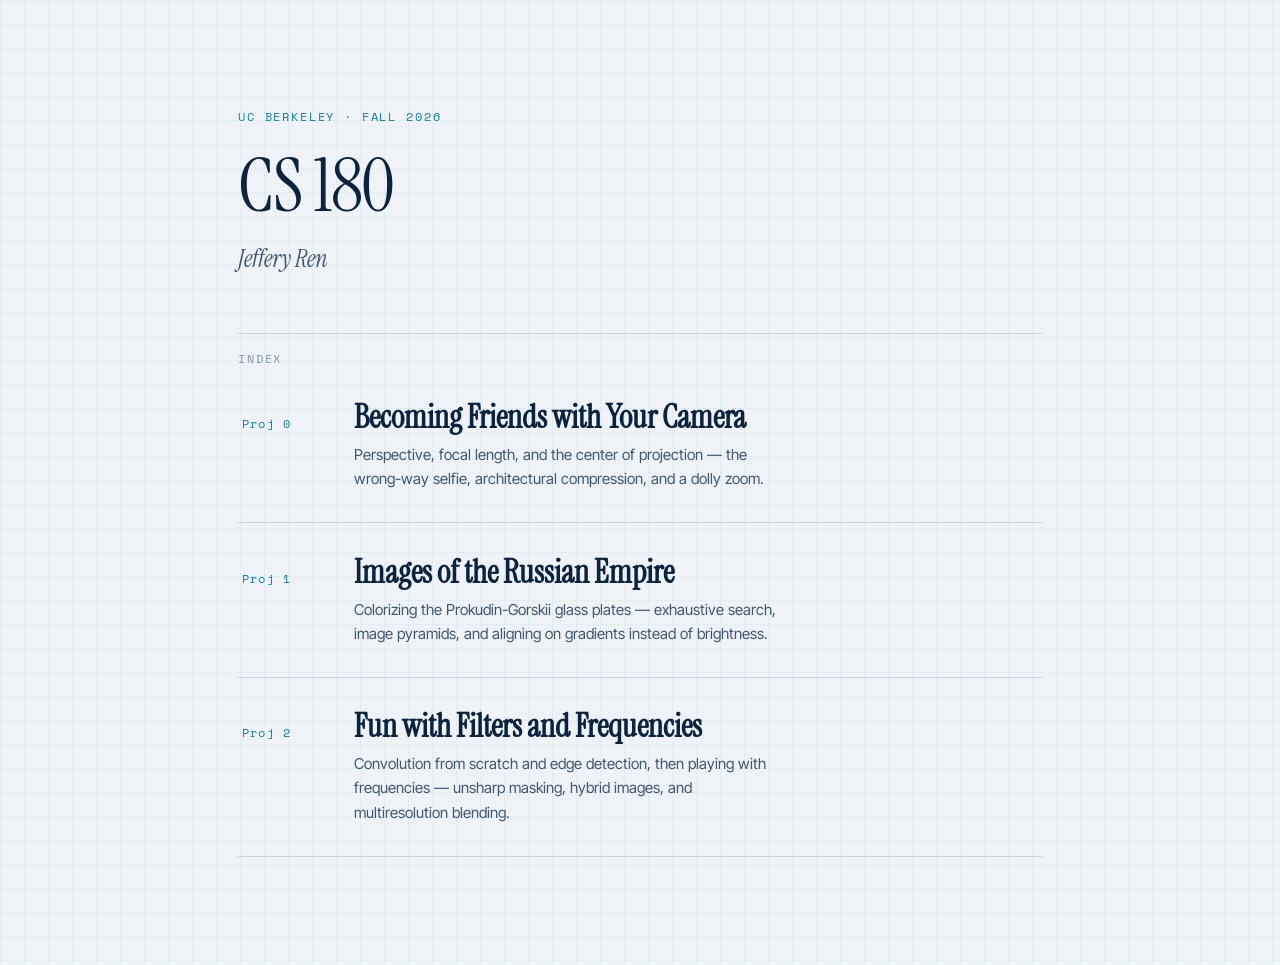
<file: index.html>
<!DOCTYPE html>
<html lang="en">
<head>
<meta charset="utf-8">
<meta name="viewport" content="width=device-width, initial-scale=1">
<title>CS 180 — Jeffery Ren</title>
<meta name="description" content="Coursework for CS 180: Intro to Computer Vision and Computational Photography.">
<link rel="preconnect" href="https://fonts.googleapis.com">
<link rel="preconnect" href="https://fonts.gstatic.com" crossorigin>
<link href="https://fonts.googleapis.com/css2?family=Instrument+Serif:ital@0;1&family=Inter+Tight:ital,wght@0,400;0,500;0,600;1,400&family=Space+Mono:wght@400;700&display=swap" rel="stylesheet">
<link rel="icon" href="data:image/svg+xml,<svg xmlns='http://www.w3.org/2000/svg' viewBox='0 0 100 100'><rect width='100' height='100' fill='%23EFF3F7'/><g fill='none' stroke='%230E7FA8' stroke-width='7'><path d='M6 6h22M6 6v22'/><path d='M94 6H72M94 6v22'/><path d='M6 94h22M6 94V72'/><path d='M94 94H72M94 94V72'/></g><circle cx='50' cy='50' r='15' fill='%23E8590C'/></svg>">

<style>
:root{
  --paper:   #EFF3F7;
  --white:   #FFFFFF;
  --ink:     #0C2340;
  --soft:    #3F5670;
  --faint:   #8497AC;
  --blue:    #0E7FA8;
  --rule:    #C6D5E2;
  --ray:     #E8590C;

  --grid: rgba(14, 127, 168, .055);
  --grid-step: 24px;

  --disp: "Instrument Serif", "Iowan Old Style", Georgia, serif;
  --body: "Inter Tight", ui-sans-serif, -apple-system, "Segoe UI", Helvetica, Arial, sans-serif;
  --mono: "Space Mono", ui-monospace, "SF Mono", Menlo, Consolas, monospace;

  --maxw: 900px;
  --gut: clamp(1.15rem, 4vw, 3rem);
}

*{box-sizing:border-box}

body{
  margin:0;
  background-color:var(--paper);
  background-image:
    linear-gradient(var(--grid) 1px, transparent 1px),
    linear-gradient(90deg, var(--grid) 1px, transparent 1px);
  background-size:var(--grid-step) var(--grid-step);
  color:var(--ink);
  font-family:var(--body);
  font-size:17px;
  line-height:1.62;
  -webkit-font-smoothing:antialiased;
}

.skip{
  position:absolute; left:-9999px;
  background:var(--ink); color:var(--paper);
  padding:.6rem 1rem; font-family:var(--mono); font-size:.8rem;
}
.skip:focus{left:.75rem; top:.75rem; z-index:10}

.wrap{max-width:var(--maxw); margin:0 auto; padding:0 var(--gut)}

/* ── masthead ───────────────────────────────────────────── */
.masthead{padding:clamp(4rem,12vh,7.5rem) 0 clamp(2.5rem,6vh,4rem)}

.eyebrow{
  font-family:var(--mono); font-size:.72rem; letter-spacing:.16em;
  text-transform:uppercase; color:var(--blue); margin:0 0 1.4rem;
}

h1{
  font-family:var(--disp); font-weight:400;
  font-size:clamp(2.8rem, 8vw, 4.6rem); line-height:1.02;
  letter-spacing:-.015em; margin:0;
}

.byline{
  font-family:var(--disp); font-style:italic;
  font-size:clamp(1.15rem,3vw,1.5rem); color:var(--soft);
  margin:1rem 0 0;
}

/* ── index ──────────────────────────────────────────────── */
.index-head{
  display:flex; align-items:baseline; gap:1rem;
  border-top:1px solid var(--rule); padding-top:1rem;
  font-family:var(--mono); font-size:.72rem; letter-spacing:.16em;
  text-transform:uppercase; color:var(--faint);
}

.index{
  list-style:none; margin:0;
  padding:0 0 clamp(4rem,12vh,7rem);
}

.entry{border-bottom:1px solid var(--rule)}

.entry a{
  display:grid;
  grid-template-columns:5.5rem 1fr;
  gap:0 1.5rem;
  align-items:baseline;
  padding:1.9rem .25rem;
  text-decoration:none; color:inherit;
  position:relative;
}

.entry a{transition:background-color .18s ease, padding-left .18s ease}
.entry a:hover,
.entry a:focus-visible{background:var(--white); padding-left:1rem; outline:none}
.entry a:focus-visible{box-shadow:inset 3px 0 0 var(--ray)}

/* registration tick — the marker that says "this plate is live" */
.entry a::before{
  content:""; position:absolute; left:.25rem; top:50%;
  width:0; height:1px; background:var(--ray);
  transform:translateY(-50%); transition:width .18s ease;
}
.entry a:hover::before{width:.55rem}

.num{
  font-family:var(--mono); font-size:.78rem; letter-spacing:.1em;
  color:var(--blue); padding-top:.35rem;
}

.title{
  font-family:var(--disp); font-size:clamp(1.5rem,4vw,2rem);
  line-height:1.15; margin:0;
}

.desc{
  grid-column:2; margin:.45rem 0 0; color:var(--soft);
  font-size:.94rem; max-width:48ch;
}

@media (prefers-reduced-motion:reduce){
  *{transition:none !important}
}
</style>
</head>
<body>

<a class="skip" href="#index">Skip to index</a>

<div class="wrap">

  <header class="masthead">
    <p class="eyebrow">UC Berkeley · Fall 2026</p>
    <h1>CS 180</h1>
    <p class="byline">Jeffery Ren</p>
  </header>

  <div class="index-head">
    <span>Index</span>
  </div>

  <ol class="index" id="index">

    <li class="entry">
      <a href="proj0/">
        <span class="num">Proj 0</span>
        <h2 class="title">Becoming Friends with Your Camera</h2>
        <p class="desc">
          Perspective, focal length, and the center of projection — the wrong-way selfie,
          architectural compression, and a dolly zoom.
        </p>
      </a>
    </li>

    <li class="entry">
      <a href="proj1/">
        <span class="num">Proj 1</span>
        <h2 class="title">Images of the Russian Empire</h2>
        <p class="desc">
          Colorizing the Prokudin-Gorskii glass plates — exhaustive search, image
          pyramids, and aligning on gradients instead of brightness.
        </p>
      </a>
    </li>

    <li class="entry">
      <a href="proj2/">
        <span class="num">Proj 2</span>
        <h2 class="title">Fun with Filters and Frequencies</h2>
        <p class="desc">
          Convolution from scratch and edge detection, then playing with frequencies —
          unsharp masking, hybrid images, and multiresolution blending.
        </p>
      </a>
    </li>

  </ol>

</div>

</body>
</html>
</file>
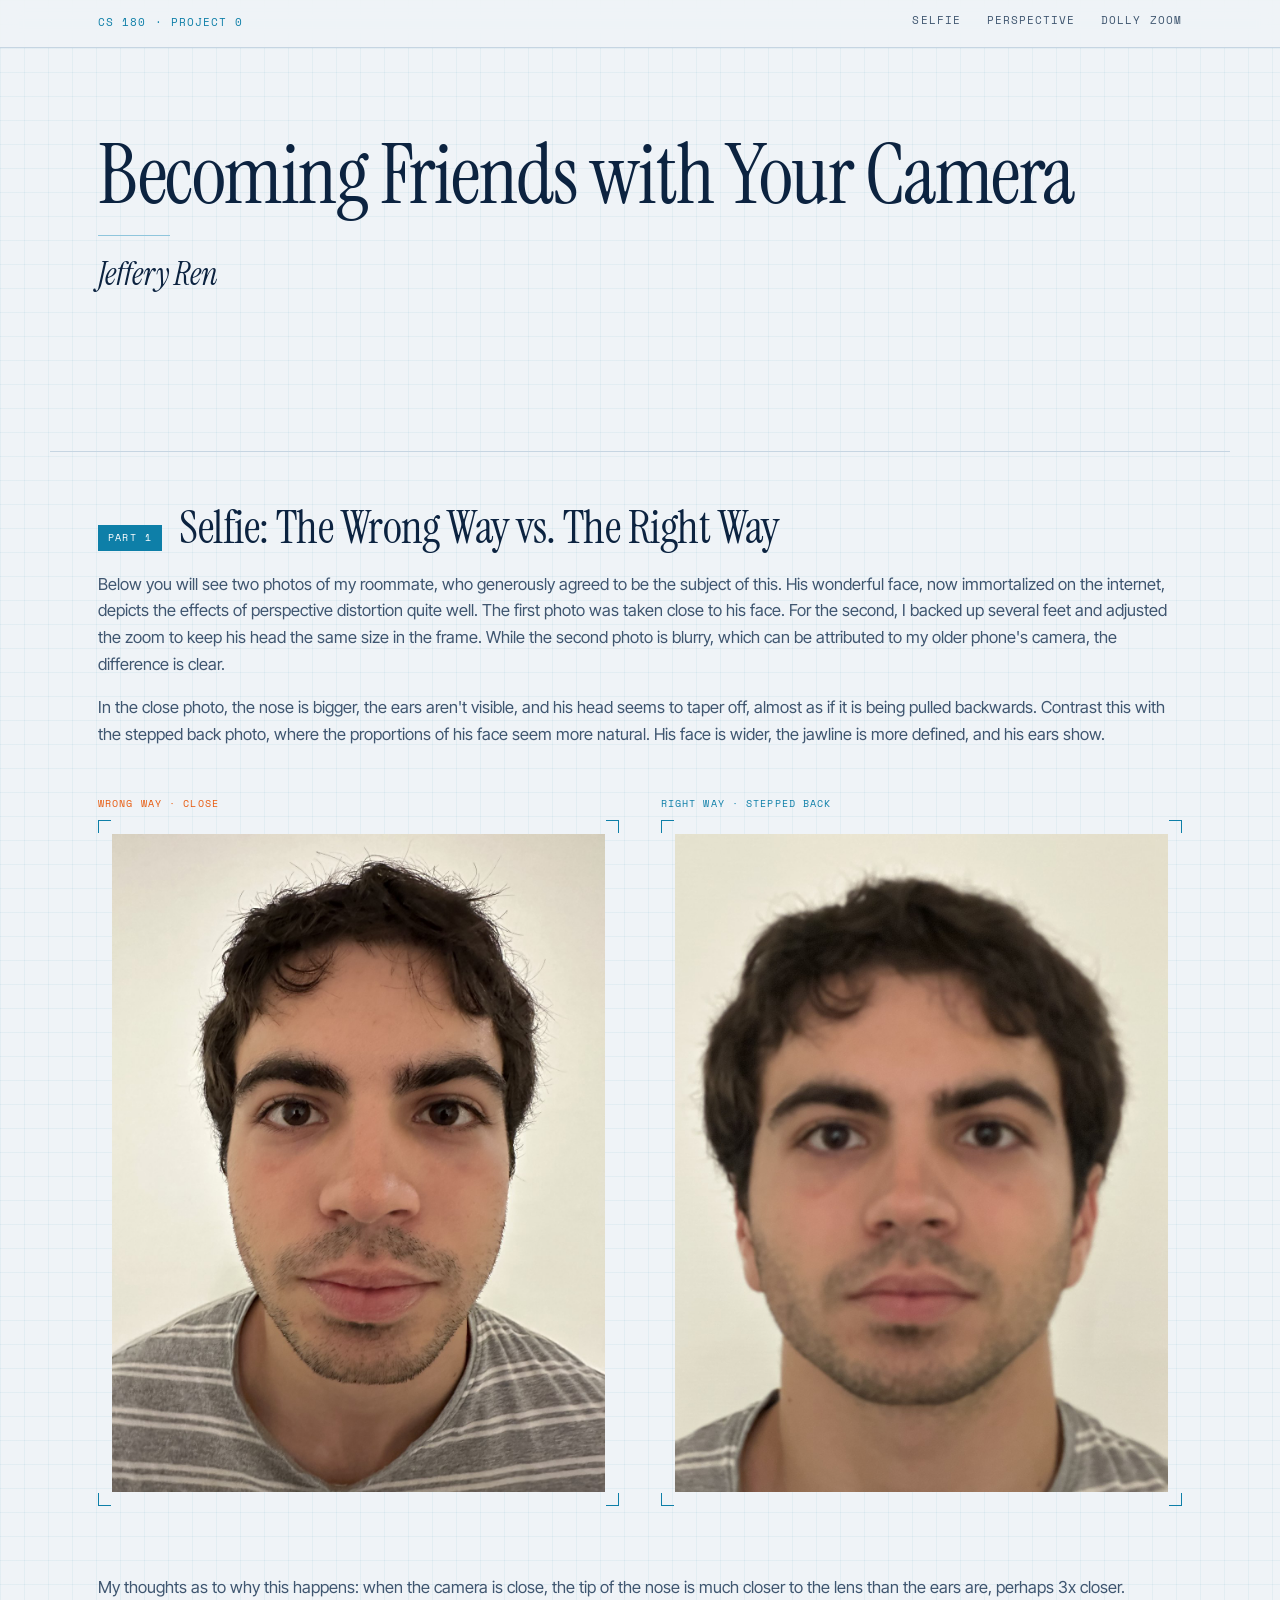
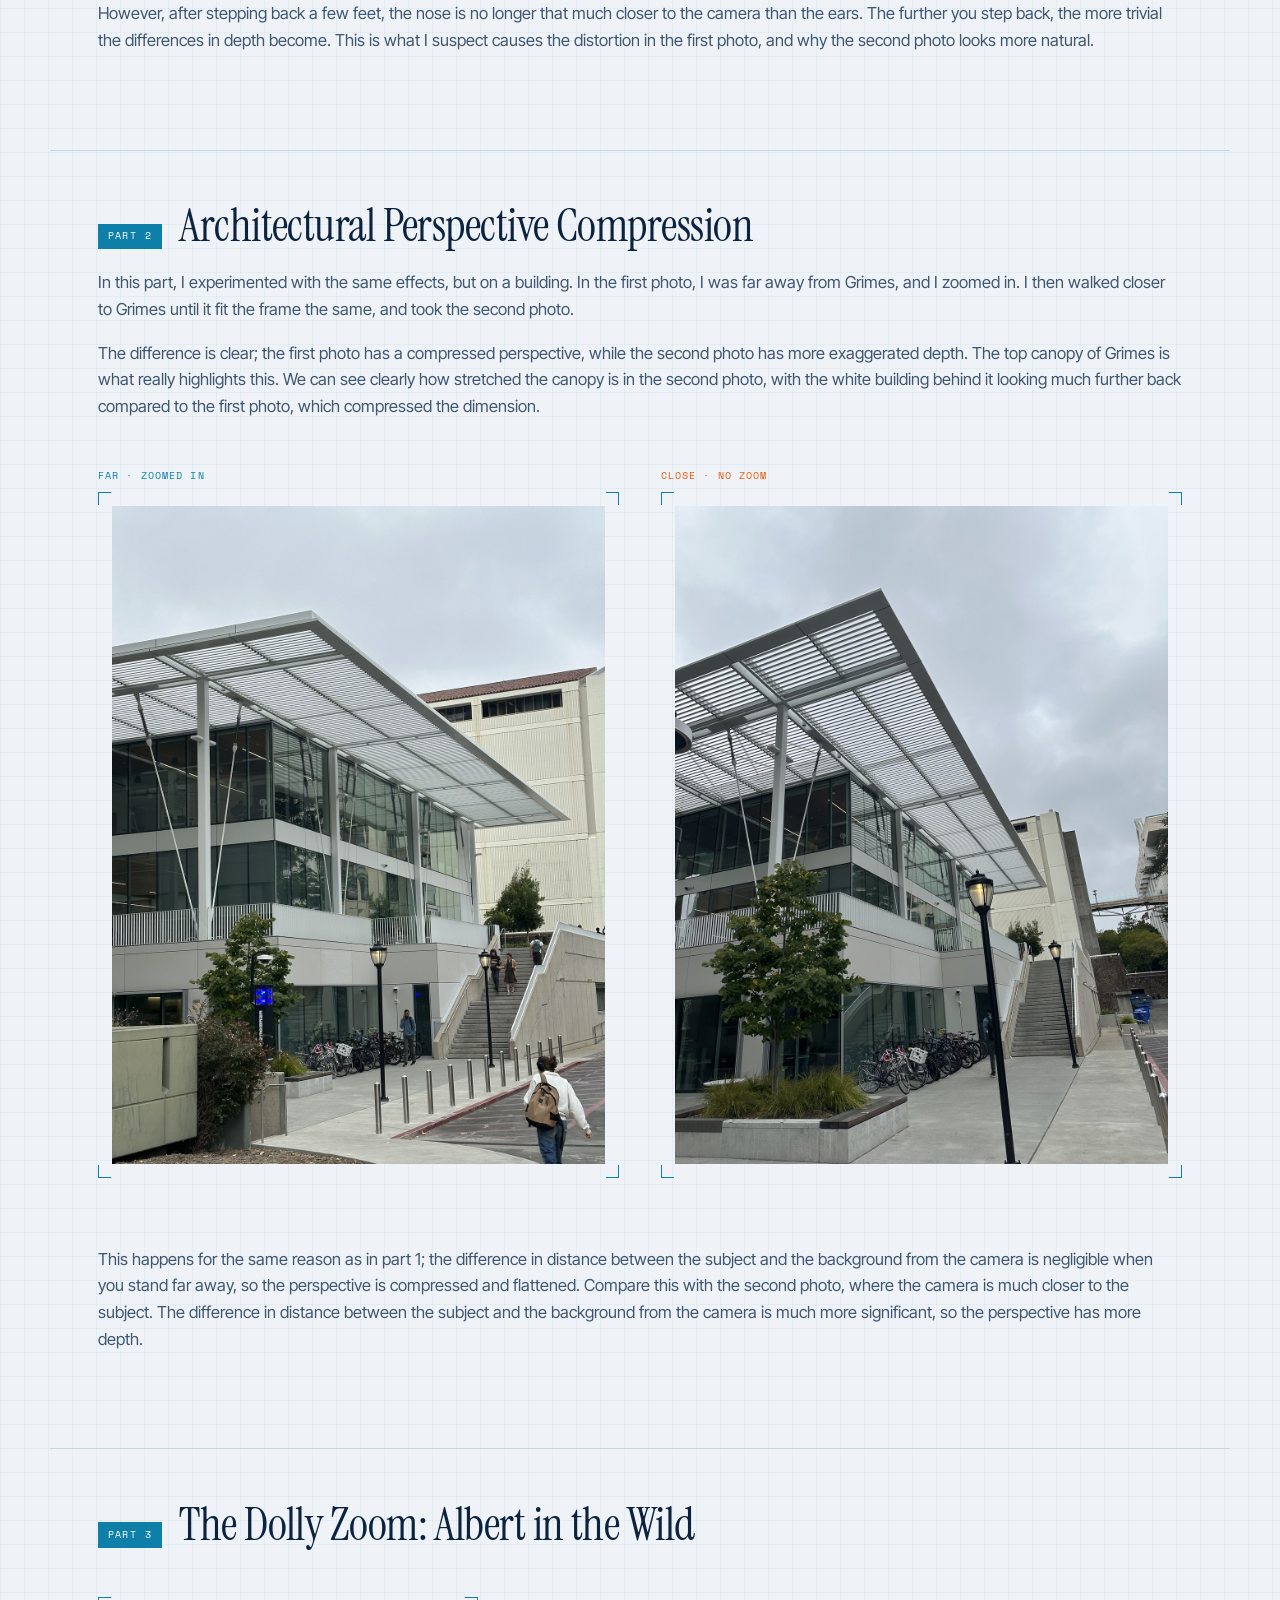
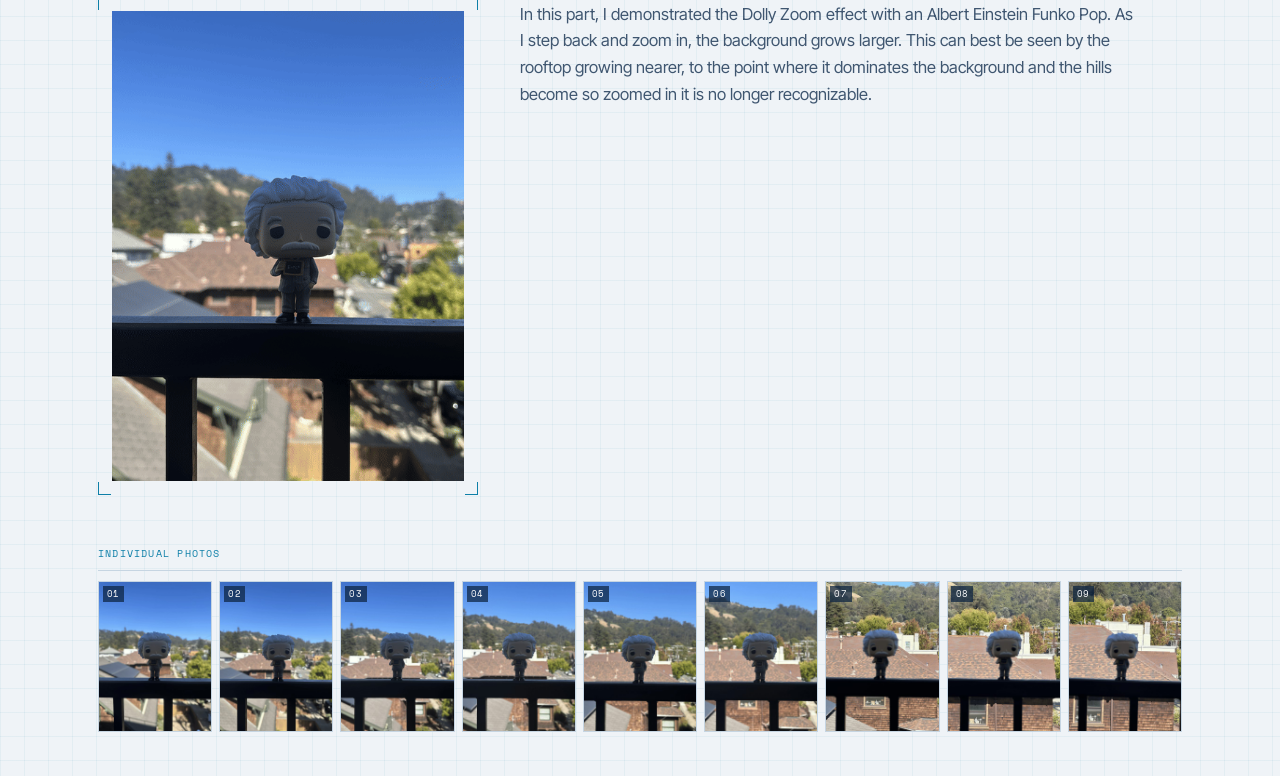
<file: proj0/index.html>
<!DOCTYPE html>
<html lang="en">
<head>
<meta charset="utf-8">
<meta name="viewport" content="width=device-width, initial-scale=1">
<title>Project 0: Becoming Friends with Your Camera</title>
<meta name="description" content="CS 180 Project 0: perspective, focal length, and the center of projection — the wrong-way selfie, architectural compression, and a dolly zoom.">
<link rel="preconnect" href="https://fonts.googleapis.com">
<link rel="preconnect" href="https://fonts.gstatic.com" crossorigin>
<link href="https://fonts.googleapis.com/css2?family=Instrument+Serif:ital@0;1&family=Inter+Tight:ital,wght@0,400;0,500;0,600;1,400&family=Space+Mono:wght@400;700&display=swap" rel="stylesheet">
<link rel="stylesheet" href="style.css">
<link rel="icon" href="data:image/svg+xml,<svg xmlns='http://www.w3.org/2000/svg' viewBox='0 0 100 100'><rect width='100' height='100' fill='%23EFF3F7'/><g fill='none' stroke='%230E7FA8' stroke-width='7'><path d='M6 6h22M6 6v22'/><path d='M94 6H72M94 6v22'/><path d='M6 94h22M6 94V72'/><path d='M94 94H72M94 94V72'/></g><circle cx='50' cy='50' r='15' fill='%23E8590C'/></svg>">
</head>
<body>

<a class="skip" href="#main">Skip to content</a>

<nav class="nav">
  <div class="nav-inner">
    <span class="nav-mark">CS 180 · Project 0</span>
    <a href="#part1">Selfie</a>
    <a href="#part2">Perspective</a>
    <a href="#part3">Dolly Zoom</a>
  </div>
</nav>

<header class="hero">
  <div class="hero-title">
    <h1>Becoming Friends with Your Camera</h1>
    <p class="hero-subtitle">
      <span class="hero-name">Jeffery Ren</span>
    </p>
  </div>
</header>

<main id="main">

<!-- ═════════════════════════ PART 1 ═════════════════════════ -->
<section class="sheet" id="part1">
  <div class="sheet-head">
    <span class="sheet-num">Part 1</span>
    <h2>Selfie: The Wrong Way vs. The Right Way</h2>
  </div>

  <div class="prose">
    <p>
      Below you will see two photos of my roommate, who generously agreed to be the subject of this.
      His wonderful face, now immortalized on the internet, depicts the effects of perspective distortion quite well.
      The first photo was taken close to his face. For the second, I backed up several feet and adjusted the zoom to keep his head the same size in the frame.
      While the second photo is blurry, which can be attributed to my older phone's camera, the difference is clear.
    </p>
    <p>
      In the close photo, the nose is bigger, the ears aren't visible, and his head seems to taper off, almost as if it is being pulled backwards.
      Contrast this with the stepped back photo, where the proportions of his face seem more natural. His face is wider, the jawline is more defined, and his ears show.
    </p>
  </div>

  <div class="plates plates-2">
    <figure class="plate">
      <div class="plate-tag">
        <span class="k k-warm">Wrong way · close</span>
      </div>
      <div class="reg">
        <i class="ck ck1"></i><i class="ck ck2"></i><i class="ck ck3"></i><i class="ck ck4"></i>
        <img src="media/part1-close.jpg" alt="Close-up selfie on the wide lens, showing perspective distortion of the nose and forehead." loading="lazy" width="1200" height="1600">
      </div>
      <p class="dimline dim-warm dim-near">
      </p>
    </figure>

    <figure class="plate">
      <div class="plate-tag">
        <span class="k">Right way · stepped back</span>
      </div>
      <div class="reg">
        <i class="ck ck1"></i><i class="ck ck2"></i><i class="ck ck3"></i><i class="ck ck4"></i>
        <img src="media/part1-far.jpg" alt="Portrait on the telephoto lens from farther away, with natural facial proportions." loading="lazy" width="1200" height="1600">
      </div>
      <p class="dimline">      
      </p> 
    </figure>
  </div>

  <div class="prose">
    <p>
      My thoughts as to why this happens: when the camera is close, the tip of the nose is much closer to the lens than the ears are, perhaps 3x closer.
      However, after stepping back a few feet, the nose is no longer that much closer to the camera than the ears. The further you step back, the more trivial the differences in depth become. This is what I suspect causes the distortion in the first photo, and why the second photo looks more natural.
    </p>
  </div>
</section>

<!-- ═════════════════════════ PART 2 ═════════════════════════ -->
<section class="sheet" id="part2">
  <div class="sheet-head">
    <span class="sheet-num">Part 2</span>
    <h2>Architectural Perspective Compression</h2>
  </div>

  <div class="prose">
    <p>
      In this part, I experimented with the same effects, but on a building. In the first photo, I was far away from Grimes, and I zoomed in. 
      I then walked closer to Grimes until it fit the frame the same, and took the second photo. 
    </p>
    <p>
      The difference is clear; the first photo has a compressed perspective, while the second photo has more exaggerated depth. The top canopy of Grimes is what really highlights this. 
      We can see clearly how stretched the canopy is in the second photo, with the white building behind it looking much further back compared to the first photo, which compressed the dimension. 
    </p>
  </div>

  <div class="plates plates-2" id="p2pair">
    <figure class="plate">
      <div class="plate-tag">
        <span class="k">Far · zoomed in</span>
      </div>
      <div class="reg">
        <i class="ck ck1"></i><i class="ck ck2"></i><i class="ck ck3"></i><i class="ck ck4"></i>
        <img src="media/part2-far-zoomed.jpg" alt="Building facade photographed from far down the walkway with the lens zoomed in — the canopy louvers stay evenly spaced and the perspective looks compressed and flat." loading="lazy" width="1200" height="1600">
      </div>
      <p class="dimline">
      </p>
    </figure>

    <figure class="plate">
      <div class="plate-tag">
        <span class="k k-warm">Close · no zoom </span>
      </div>
      <div class="reg">
        <i class="ck ck1"></i><i class="ck ck2"></i><i class="ck ck3"></i><i class="ck ck4"></i>
        <img src="media/part2-near-wide.jpg" alt="The same facade photographed from close up at wide angle — the canopy bays fan open overhead and the roofline converges steeply." loading="lazy" width="1200" height="1600">
      </div>
      <p class="dimline dim-warm dim-half">
      </p>
    </figure>
  </div>

  <div class="prose">
    <p>
      This happens for the same reason as in part 1; the difference in distance between the subject and the background from the camera is negligible when you stand far away, so the perspective is compressed and flattened. 
      Compare this with the second photo, where the camera is much closer to the subject. The difference in distance between the subject and the background from the camera is much more significant, so the perspective has more depth.
    </p>
  </div>
</section>

<!-- ═════════════════════════ PART 3 ═════════════════════════ -->
<section class="sheet" id="part3">
  <div class="sheet-head">
    <span class="sheet-num">Part 3</span>
    <h2>The Dolly Zoom: Albert in the Wild</h2>
  </div>

  <div class="plates plates-gif">
    <figure class="plate">
      <div class="reg">
        <i class="ck ck1"></i><i class="ck ck2"></i><i class="ck ck3"></i><i class="ck ck4"></i>
        <img src="media/part3-dollyzoom.gif" alt="Animated dolly zoom: an Einstein figurine stays the same size on a balcony rail while the hills and rooftops behind it swell dramatically." width="480" height="640">
      </div>
    </figure>

    <div class="prose prose-tight">
      <p>
        In this part, I demonstrated the Dolly Zoom effect with an Albert Einstein Funko Pop. 
        As I step back and zoom in, the background grows larger. 
        This can best be seen by the rooftop growing nearer, to the point where it dominates the background and the hills become so zoomed in it is no longer recognizable. 
      </p>
    </div>
  </div>

  <div class="strip-head">
    <span>Individual photos</span>
  </div>
  <div class="strip">
    <figure><img src="media/dolly/frame01.jpg" alt="Dolly zoom still 1: camera closest, widest angle." loading="lazy" width="480" height="640"><span class="n">01</span></figure>
    <figure><img src="media/dolly/frame02.jpg" alt="Dolly zoom still 2." loading="lazy" width="480" height="640"><span class="n">02</span></figure>
    <figure><img src="media/dolly/frame03.jpg" alt="Dolly zoom still 3." loading="lazy" width="480" height="640"><span class="n">03</span></figure>
    <figure><img src="media/dolly/frame04.jpg" alt="Dolly zoom still 4." loading="lazy" width="480" height="640"><span class="n">04</span></figure>
    <figure><img src="media/dolly/frame05.jpg" alt="Dolly zoom still 5." loading="lazy" width="480" height="640"><span class="n">05</span></figure>
    <figure><img src="media/dolly/frame06.jpg" alt="Dolly zoom still 6." loading="lazy" width="480" height="640"><span class="n">06</span></figure>
    <figure><img src="media/dolly/frame07.jpg" alt="Dolly zoom still 7." loading="lazy" width="480" height="640"><span class="n">07</span></figure>
    <figure><img src="media/dolly/frame08.jpg" alt="Dolly zoom still 8." loading="lazy" width="480" height="640"><span class="n">08</span></figure>
    <figure><img src="media/dolly/frame09.jpg" alt="Dolly zoom still 9: camera farthest, most zoomed in." loading="lazy" width="480" height="640"><span class="n">09</span></figure>
  </div>
  <p class="dimline dim-warm dim-wide">
    <span>Camera near</span><span class="ln"></span><span>Camera far</span>
  </p>
</section>

</main>

<script>
(function () {
  if (window.matchMedia('(prefers-reduced-motion: reduce)').matches) {
    document.documentElement.classList.add('is-static');
    return;
  }
  if (!('IntersectionObserver' in window)) return;
  var io = new IntersectionObserver(function (entries) {
    entries.forEach(function (e) {
      if (e.isIntersecting) { e.target.classList.add('is-drawn'); io.unobserve(e.target); }
    });
  }, { rootMargin: '0px 0px -12% 0px', threshold: 0.15 });
  document.querySelectorAll('.plate, .dimline, .strip').forEach(function (el) {
    el.classList.add('to-draw');
    io.observe(el);
  });
})();
</script>

</body>
</html>
</file>
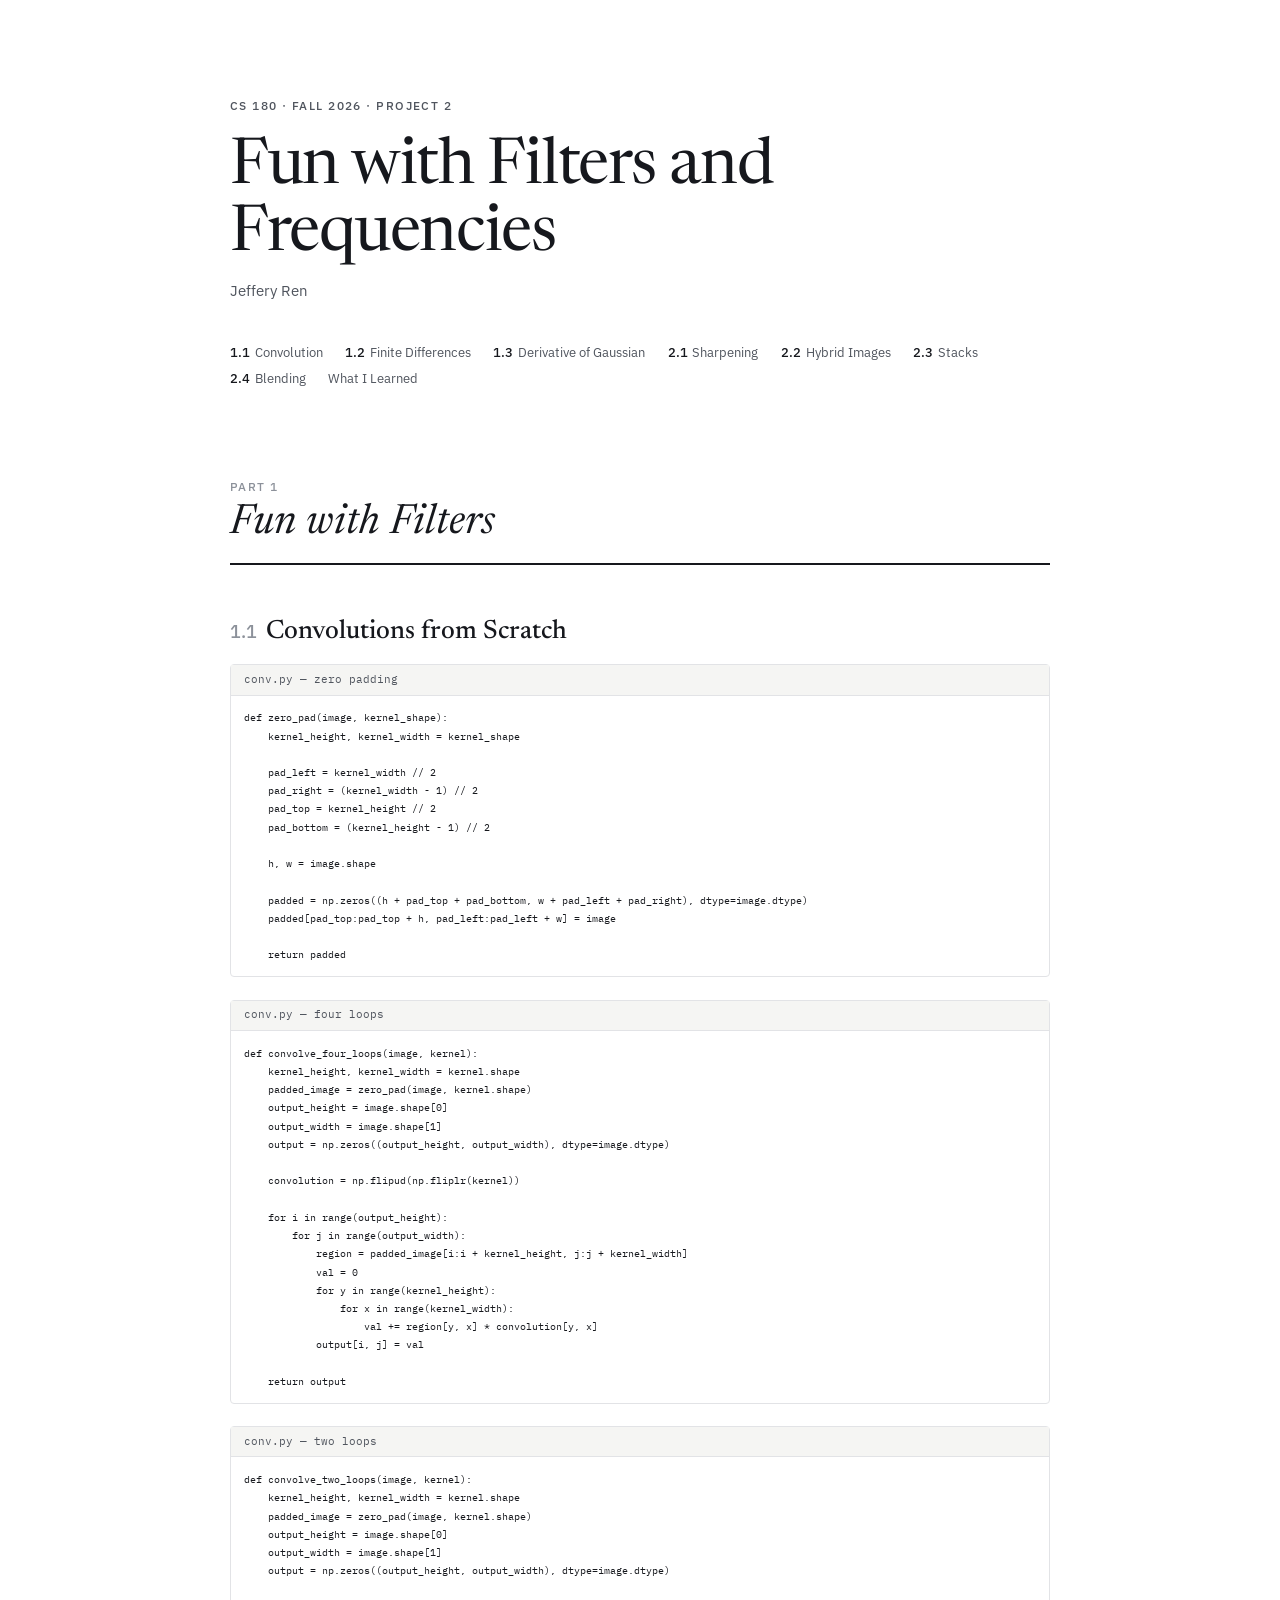
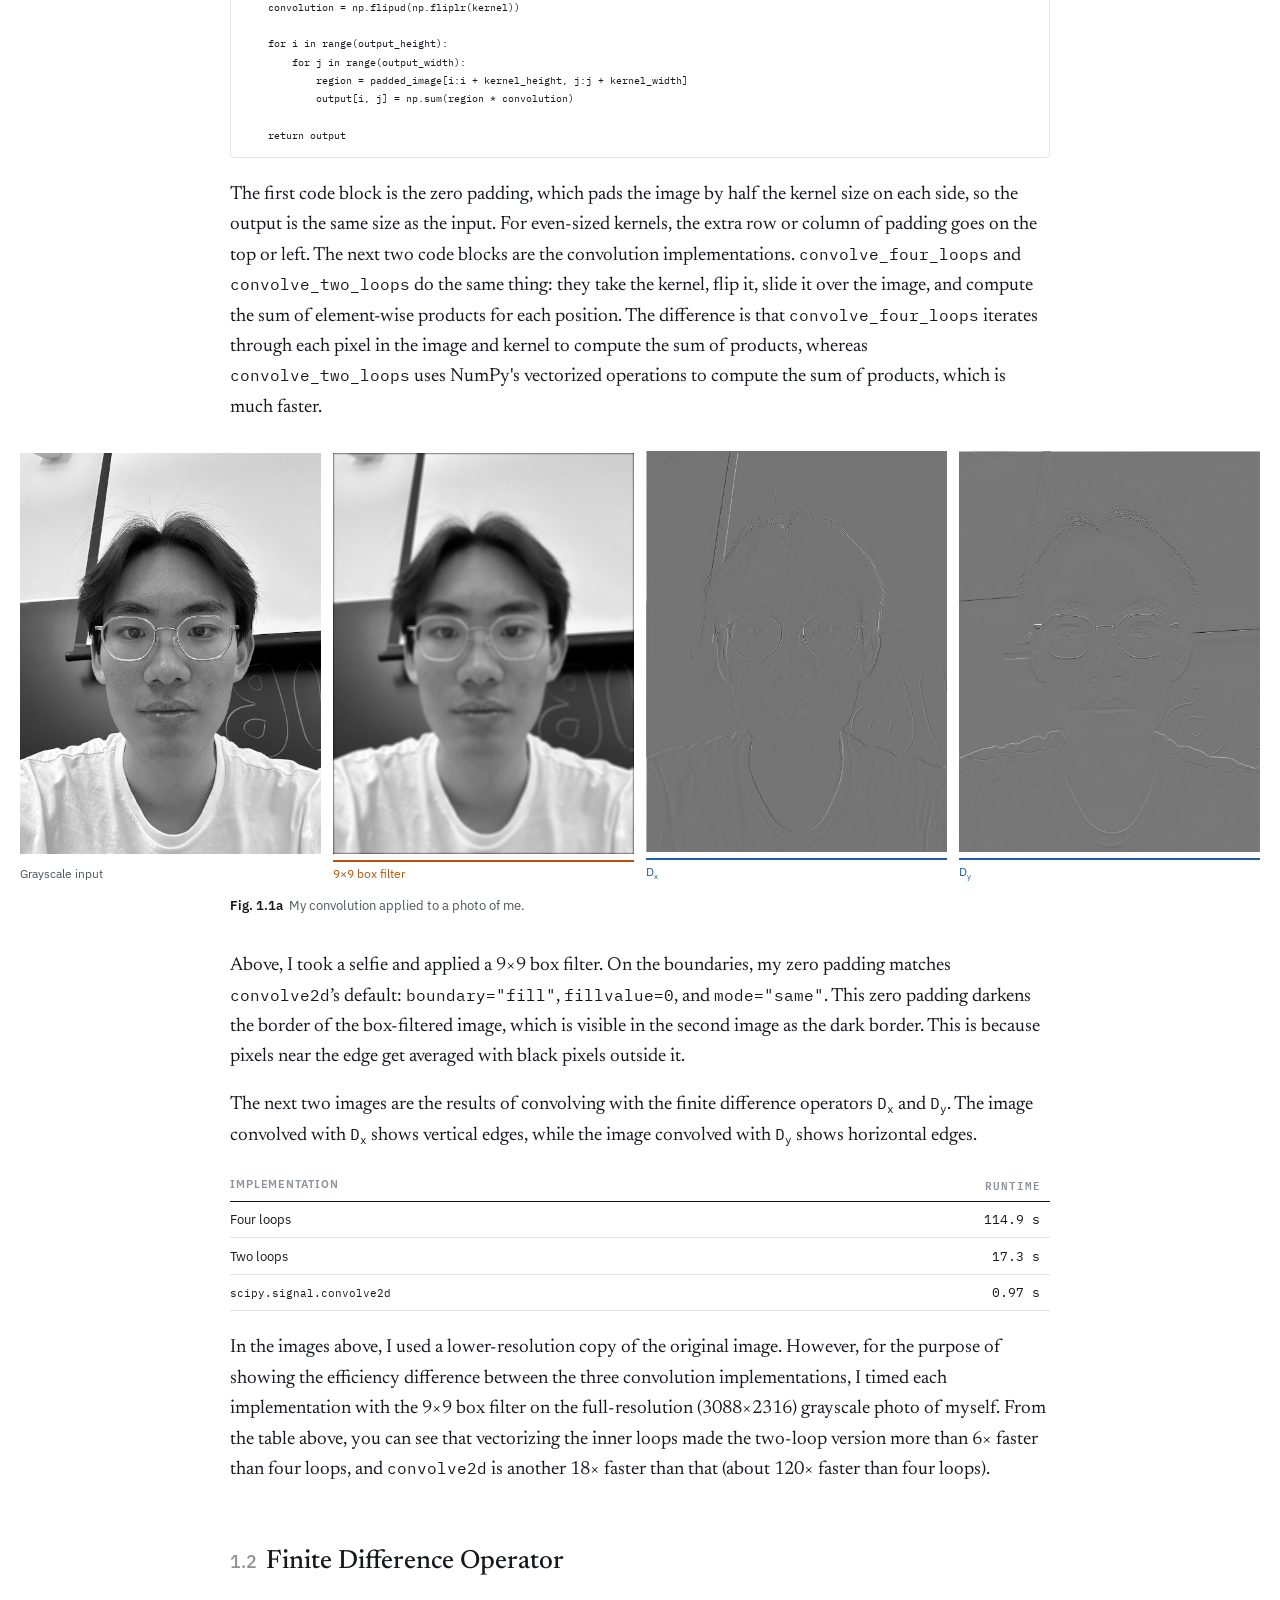
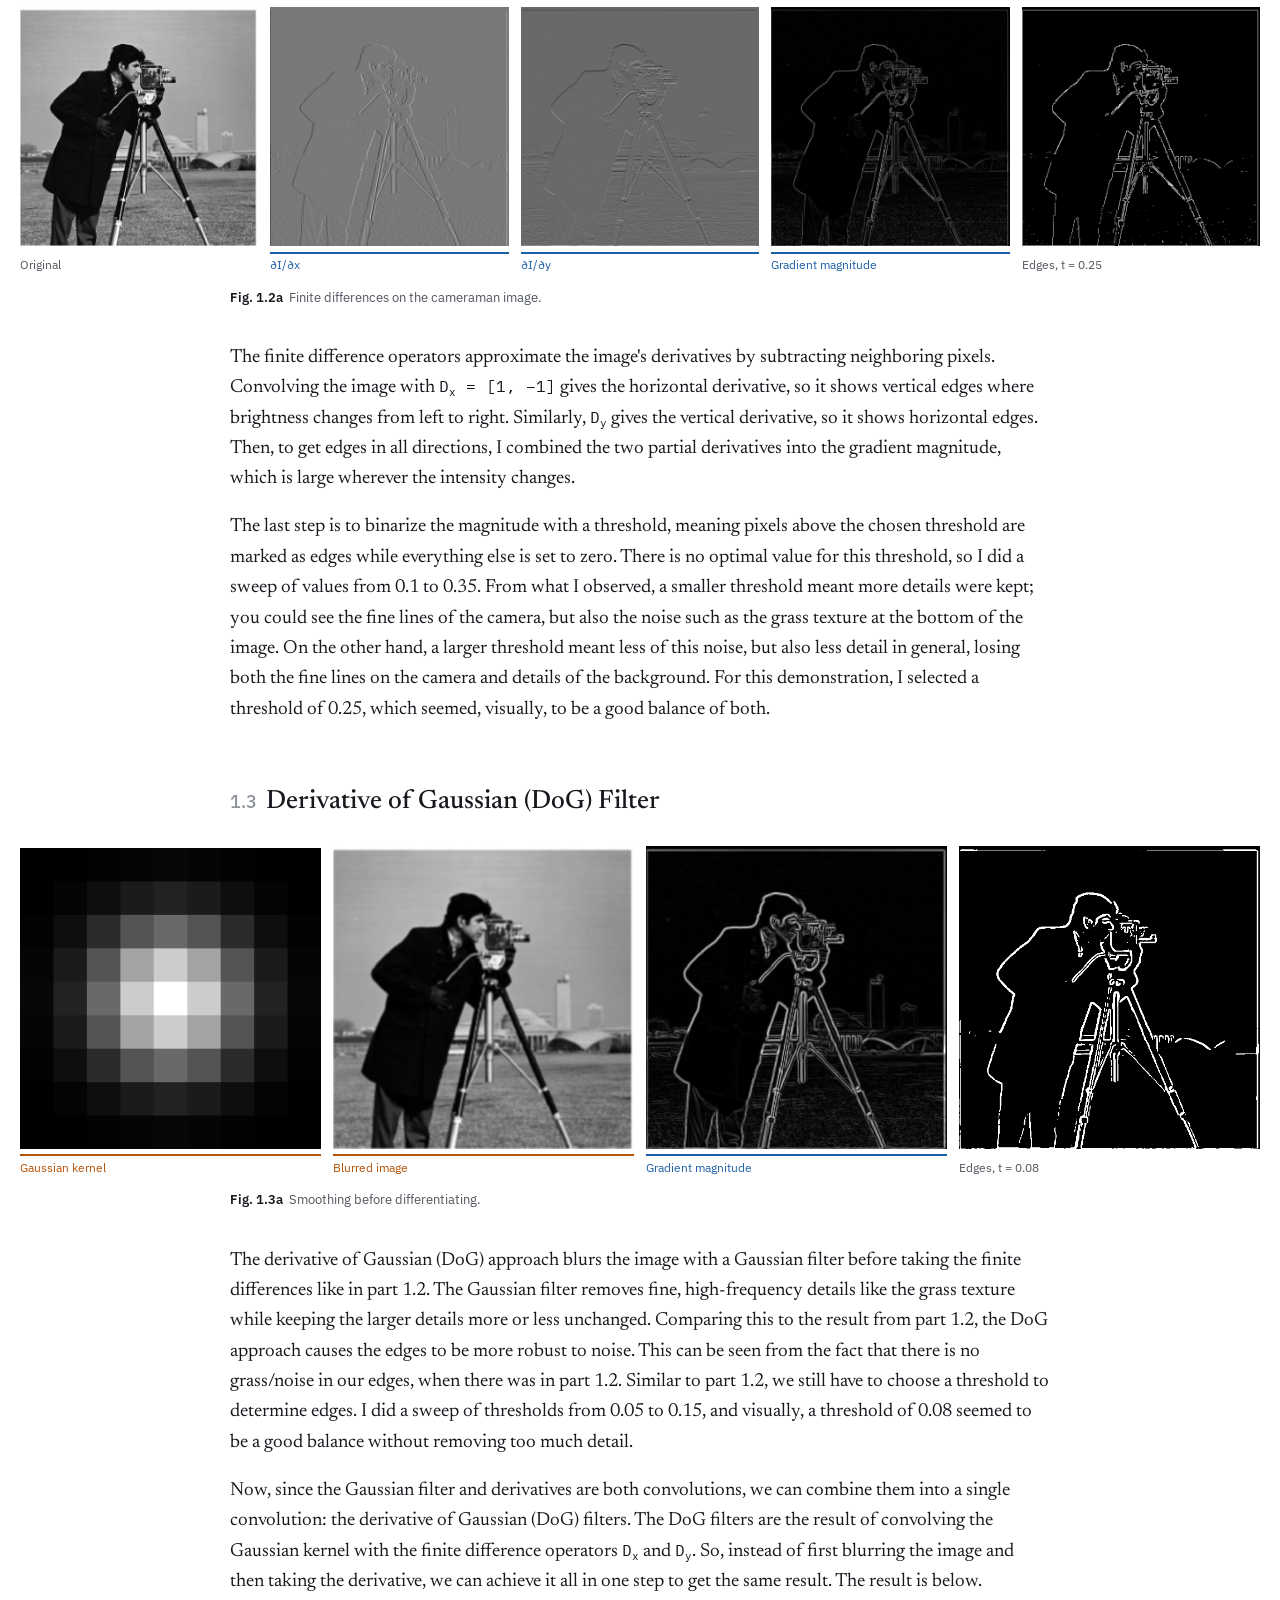
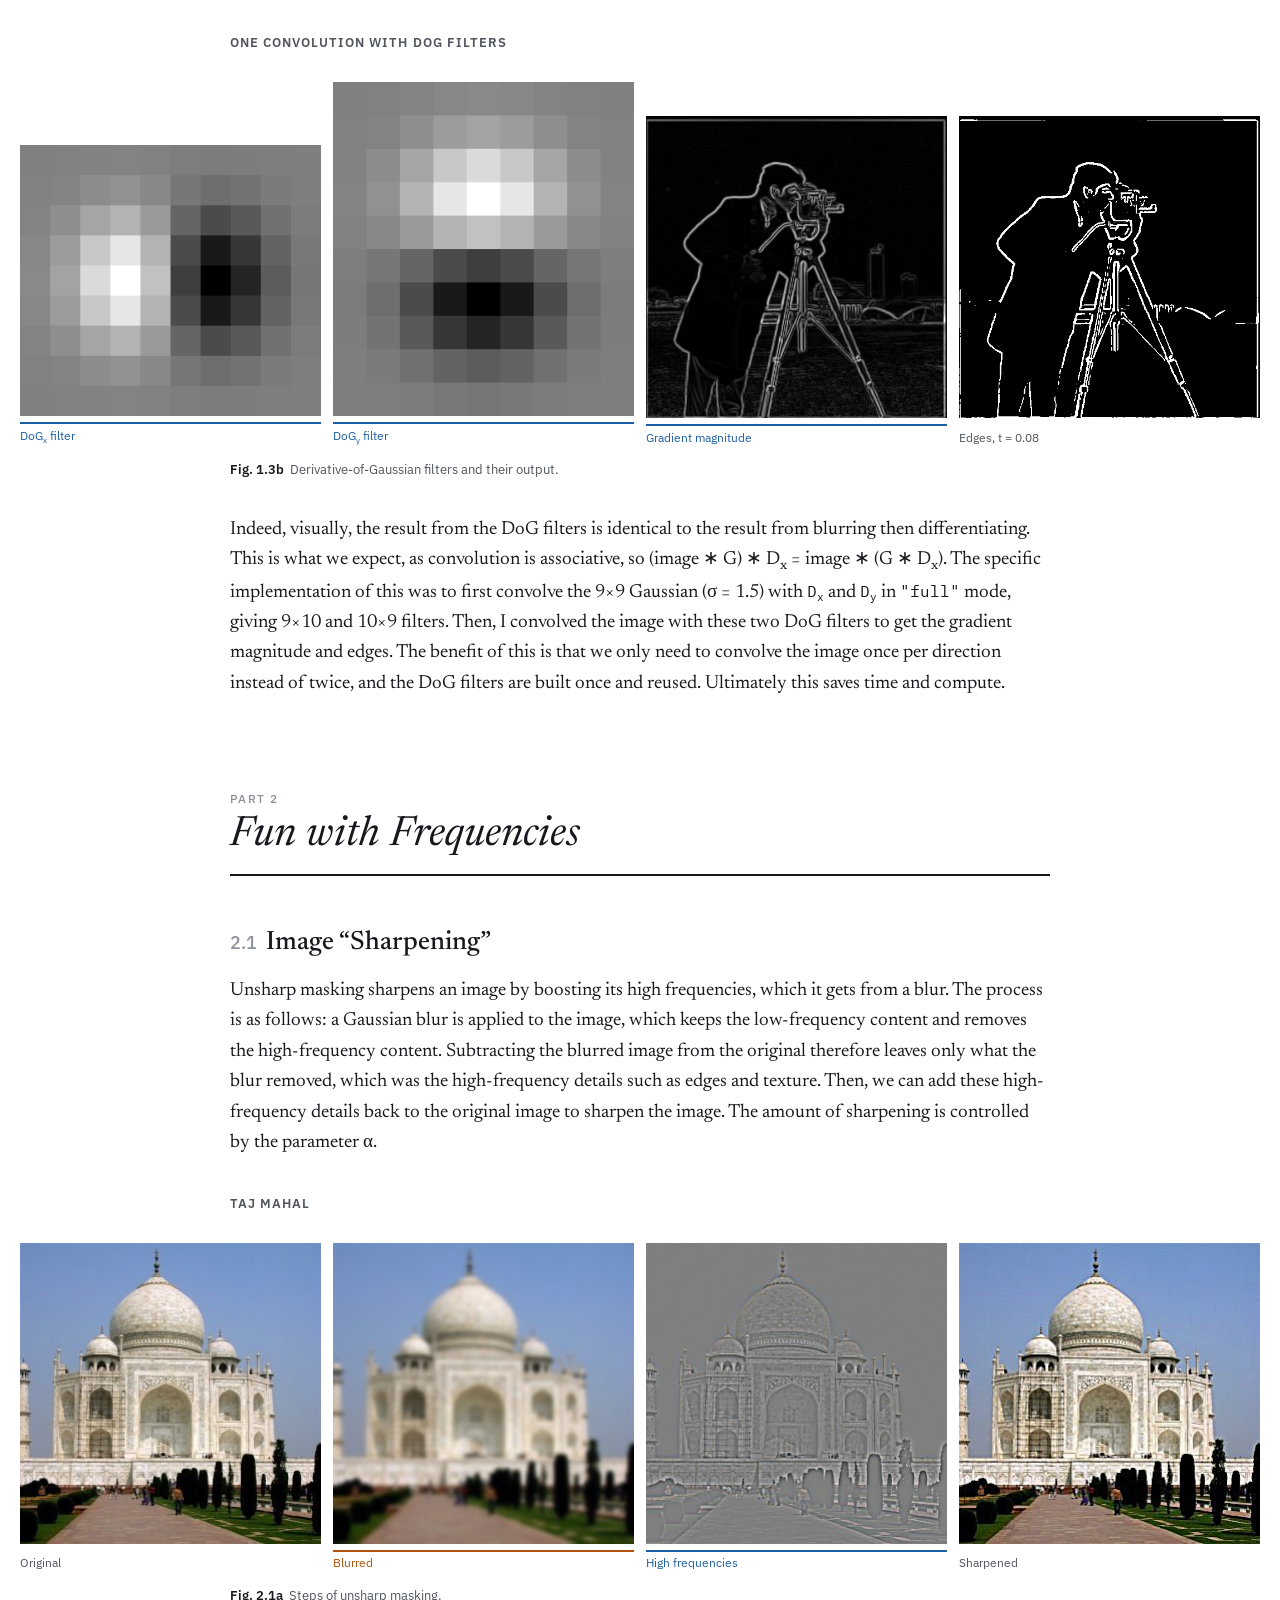
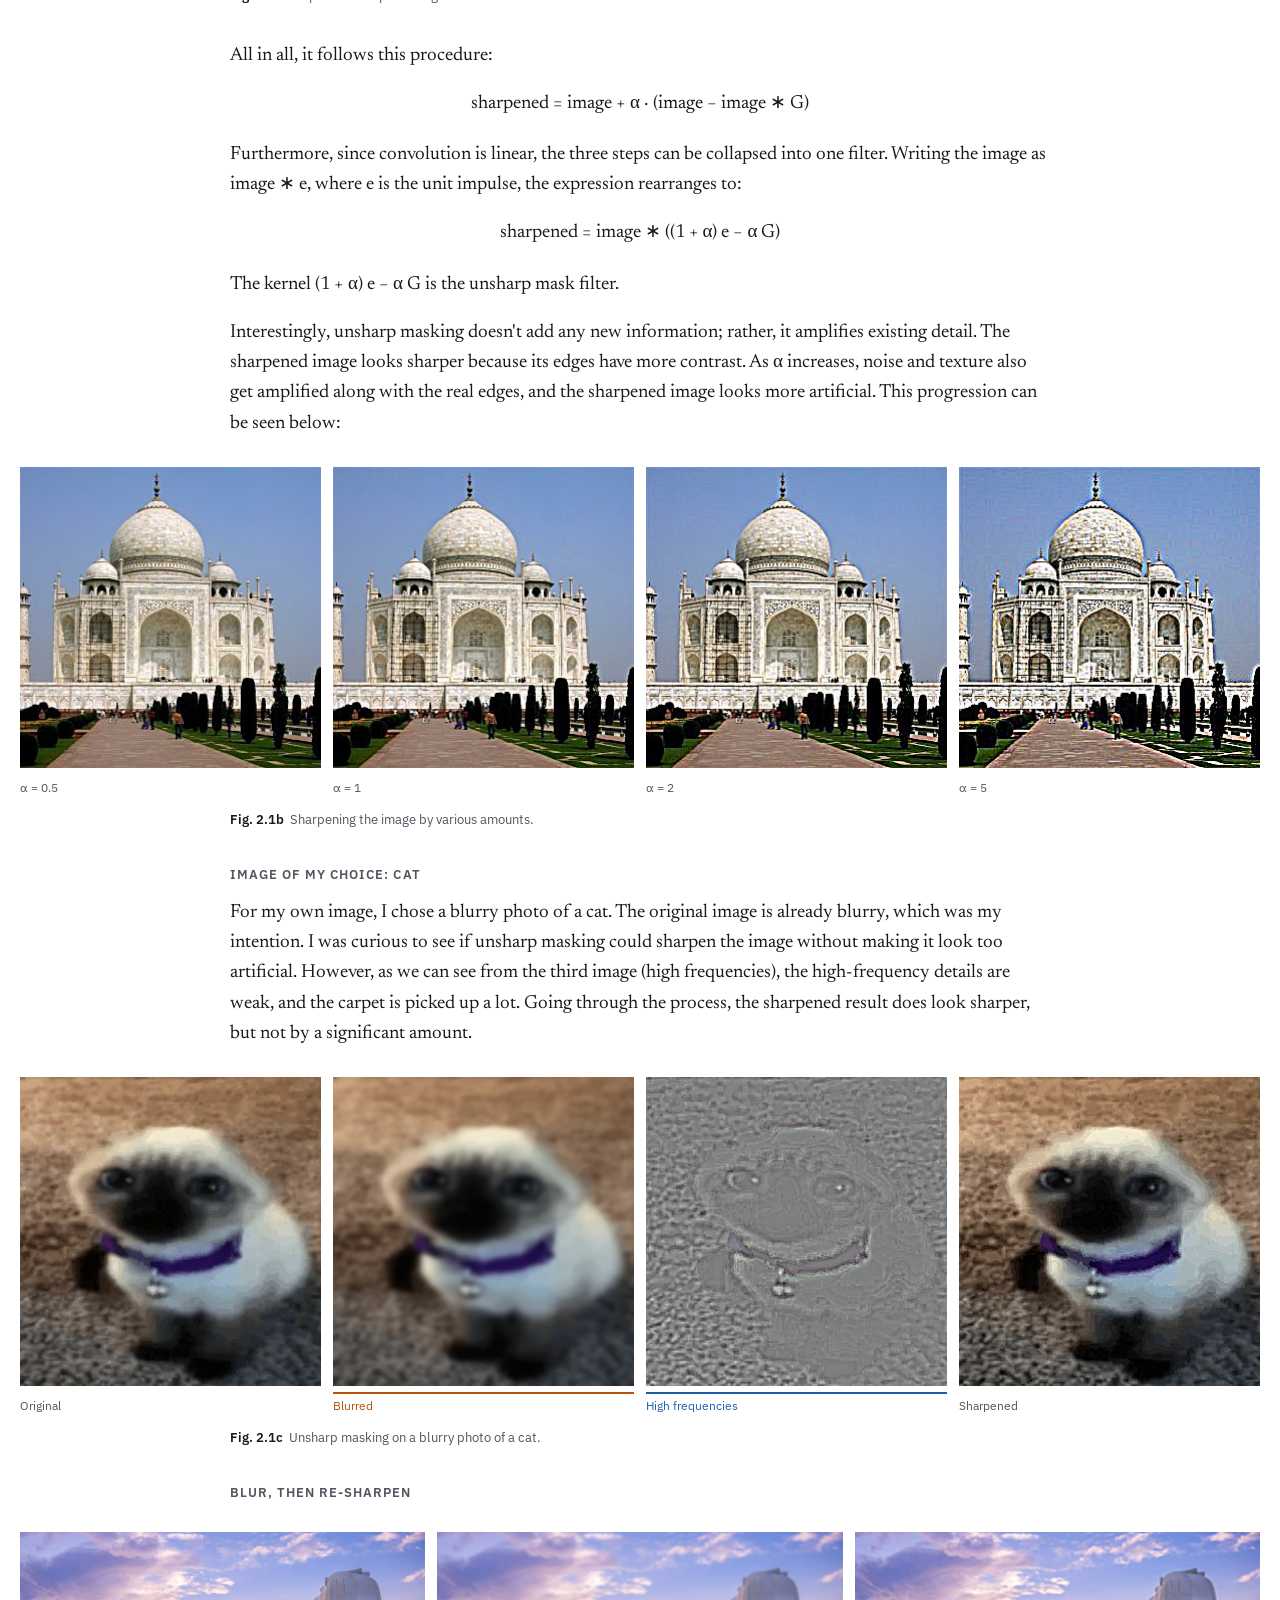
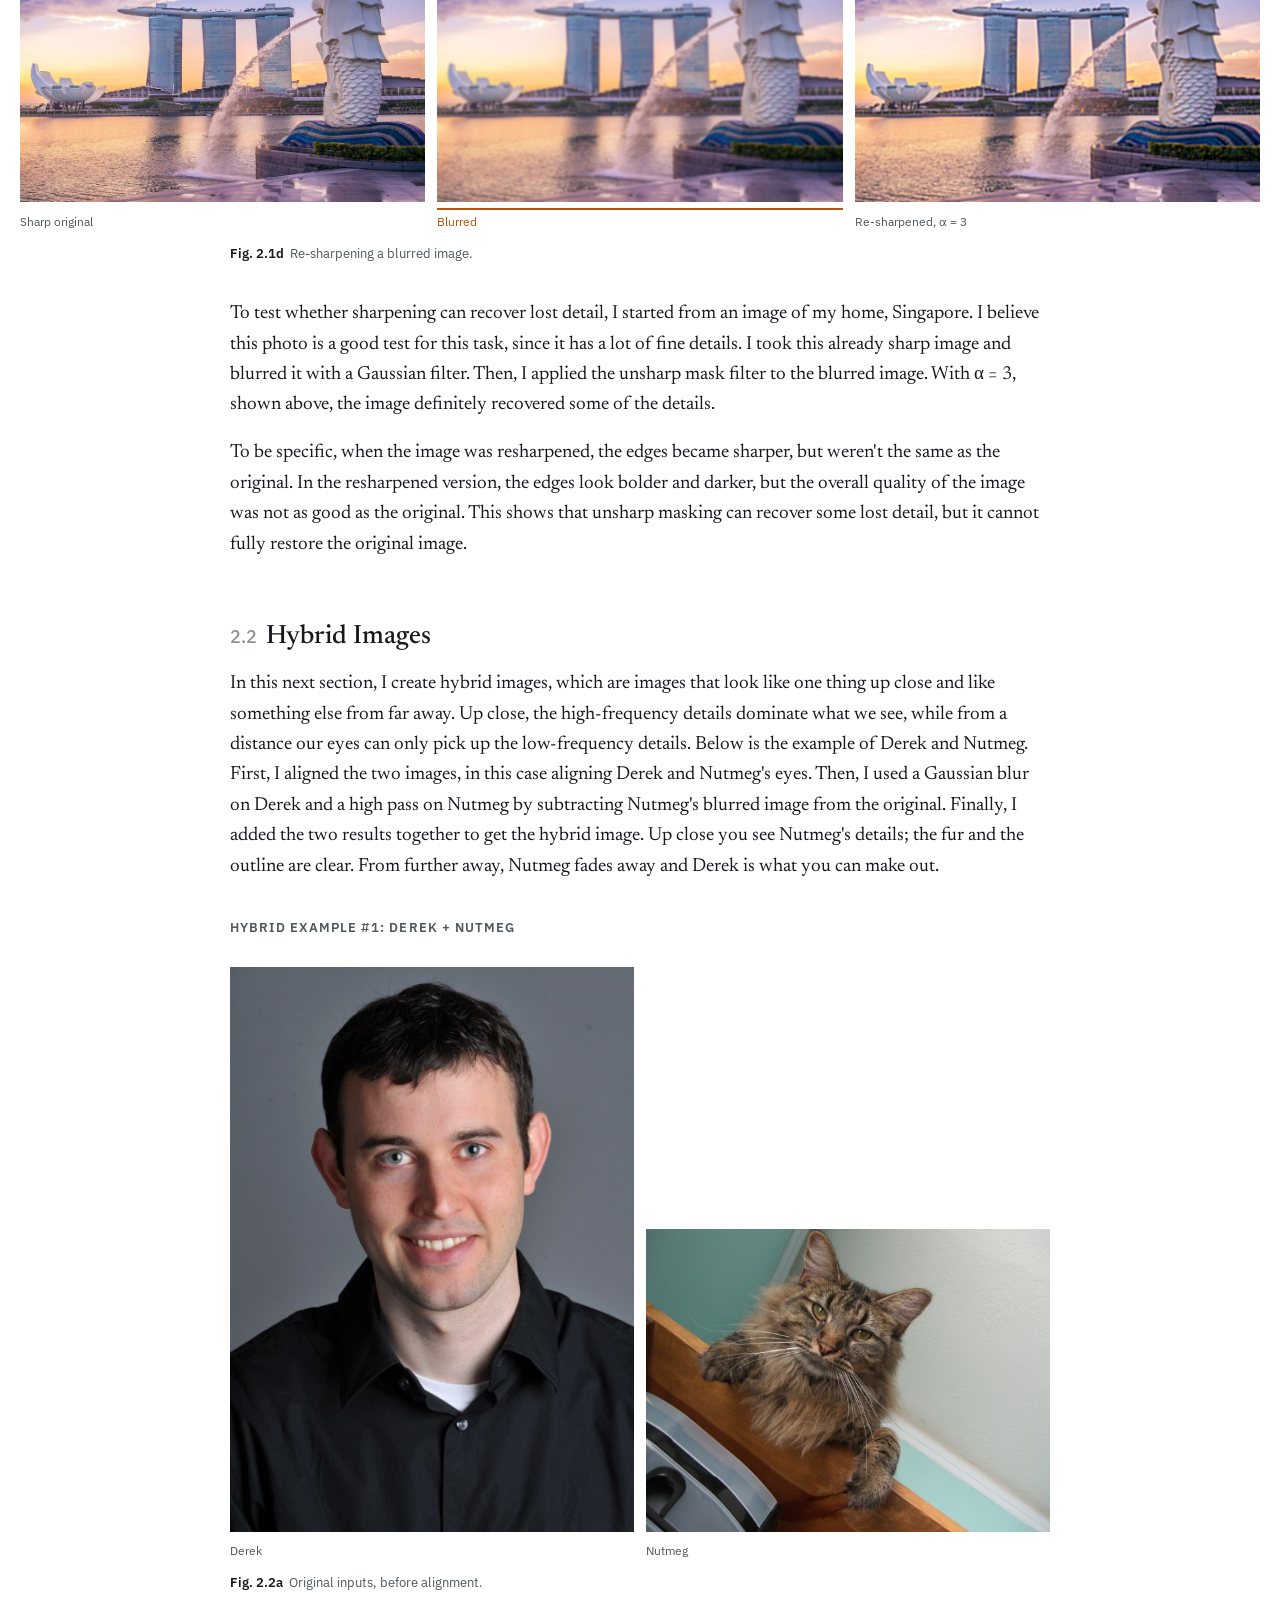
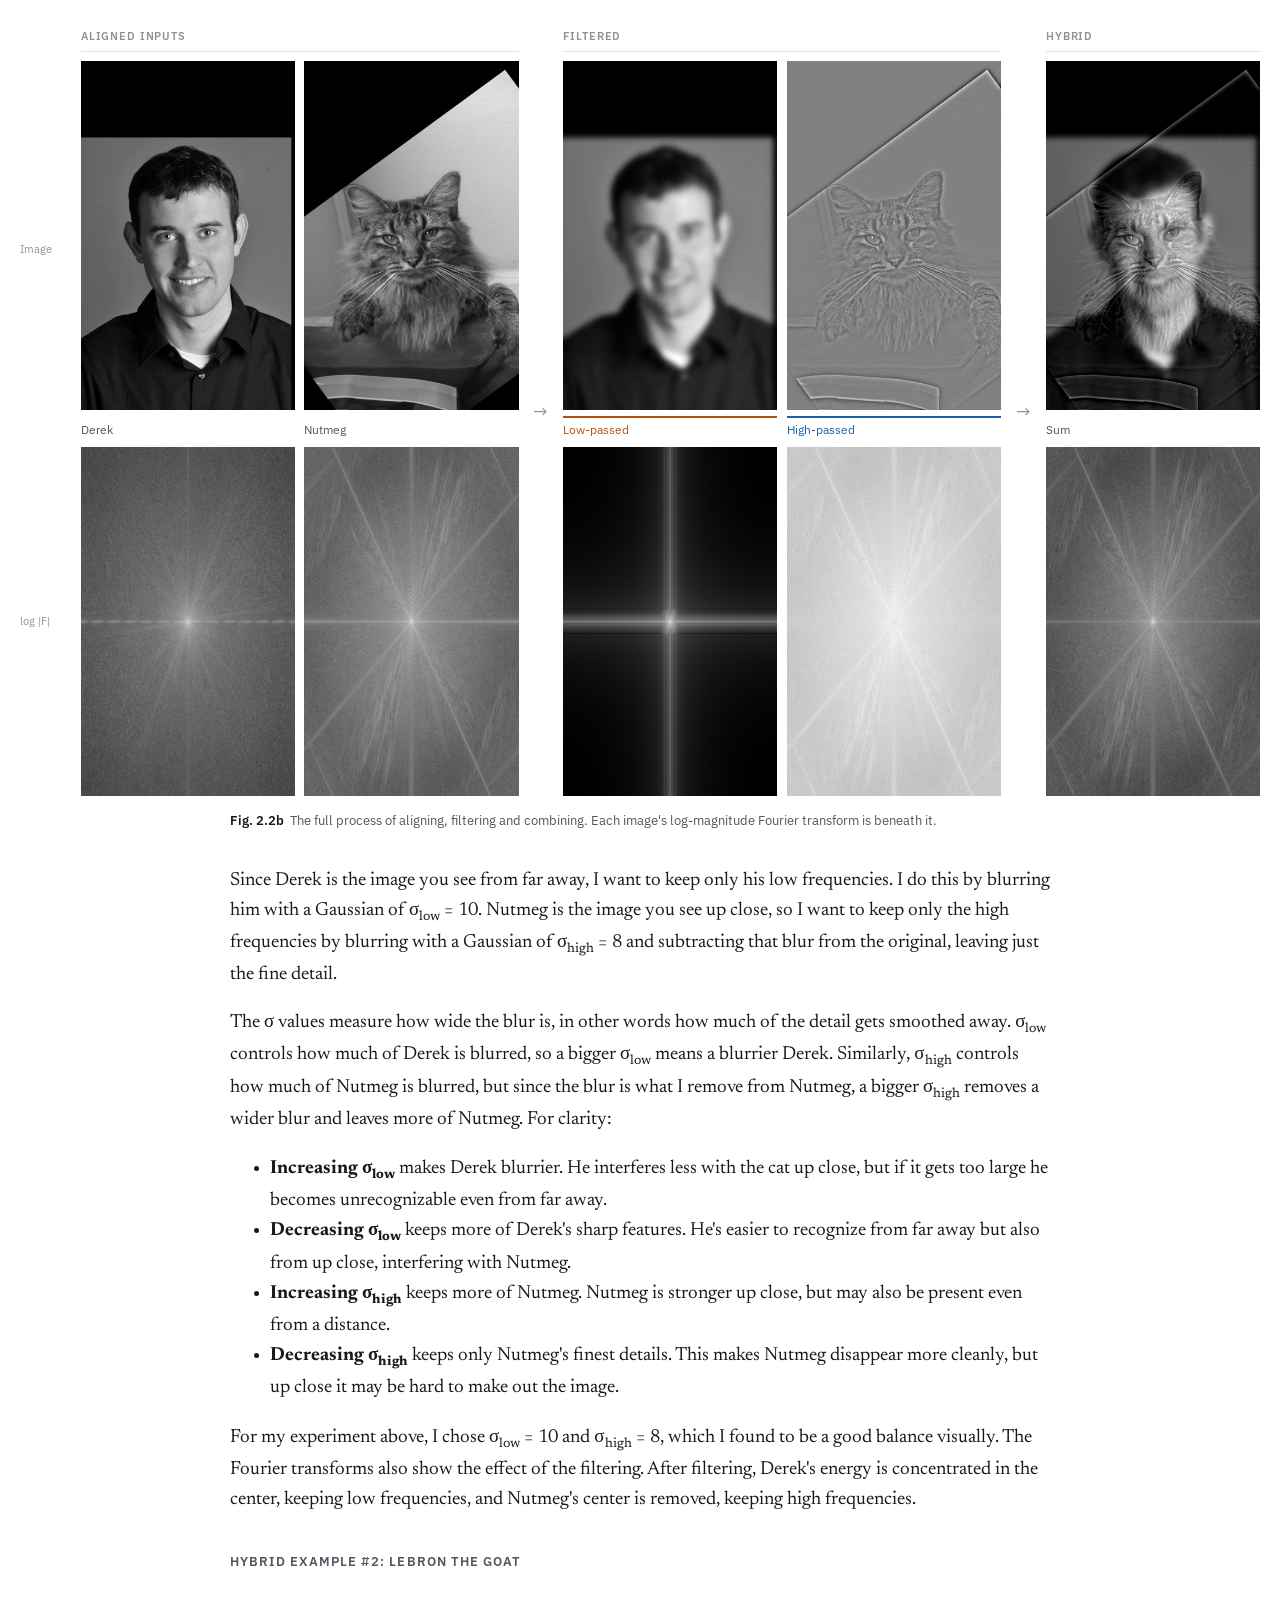
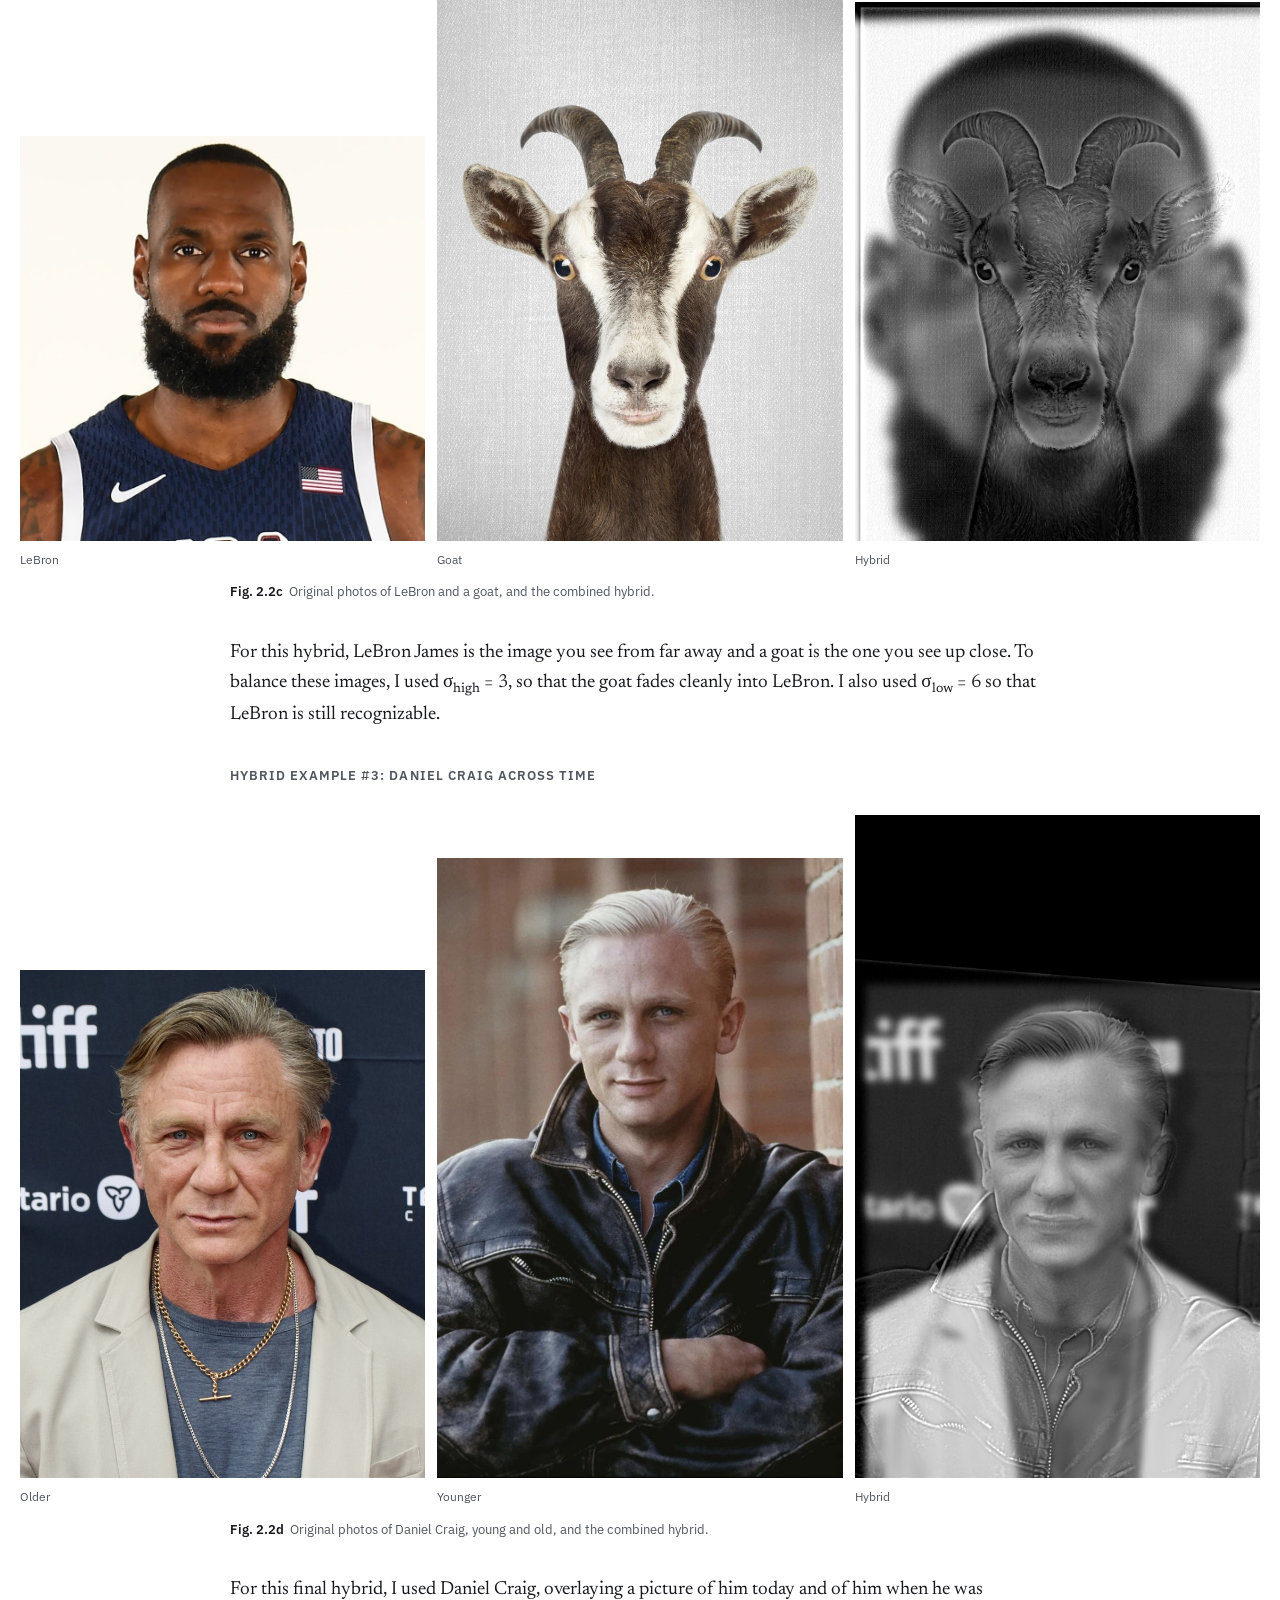
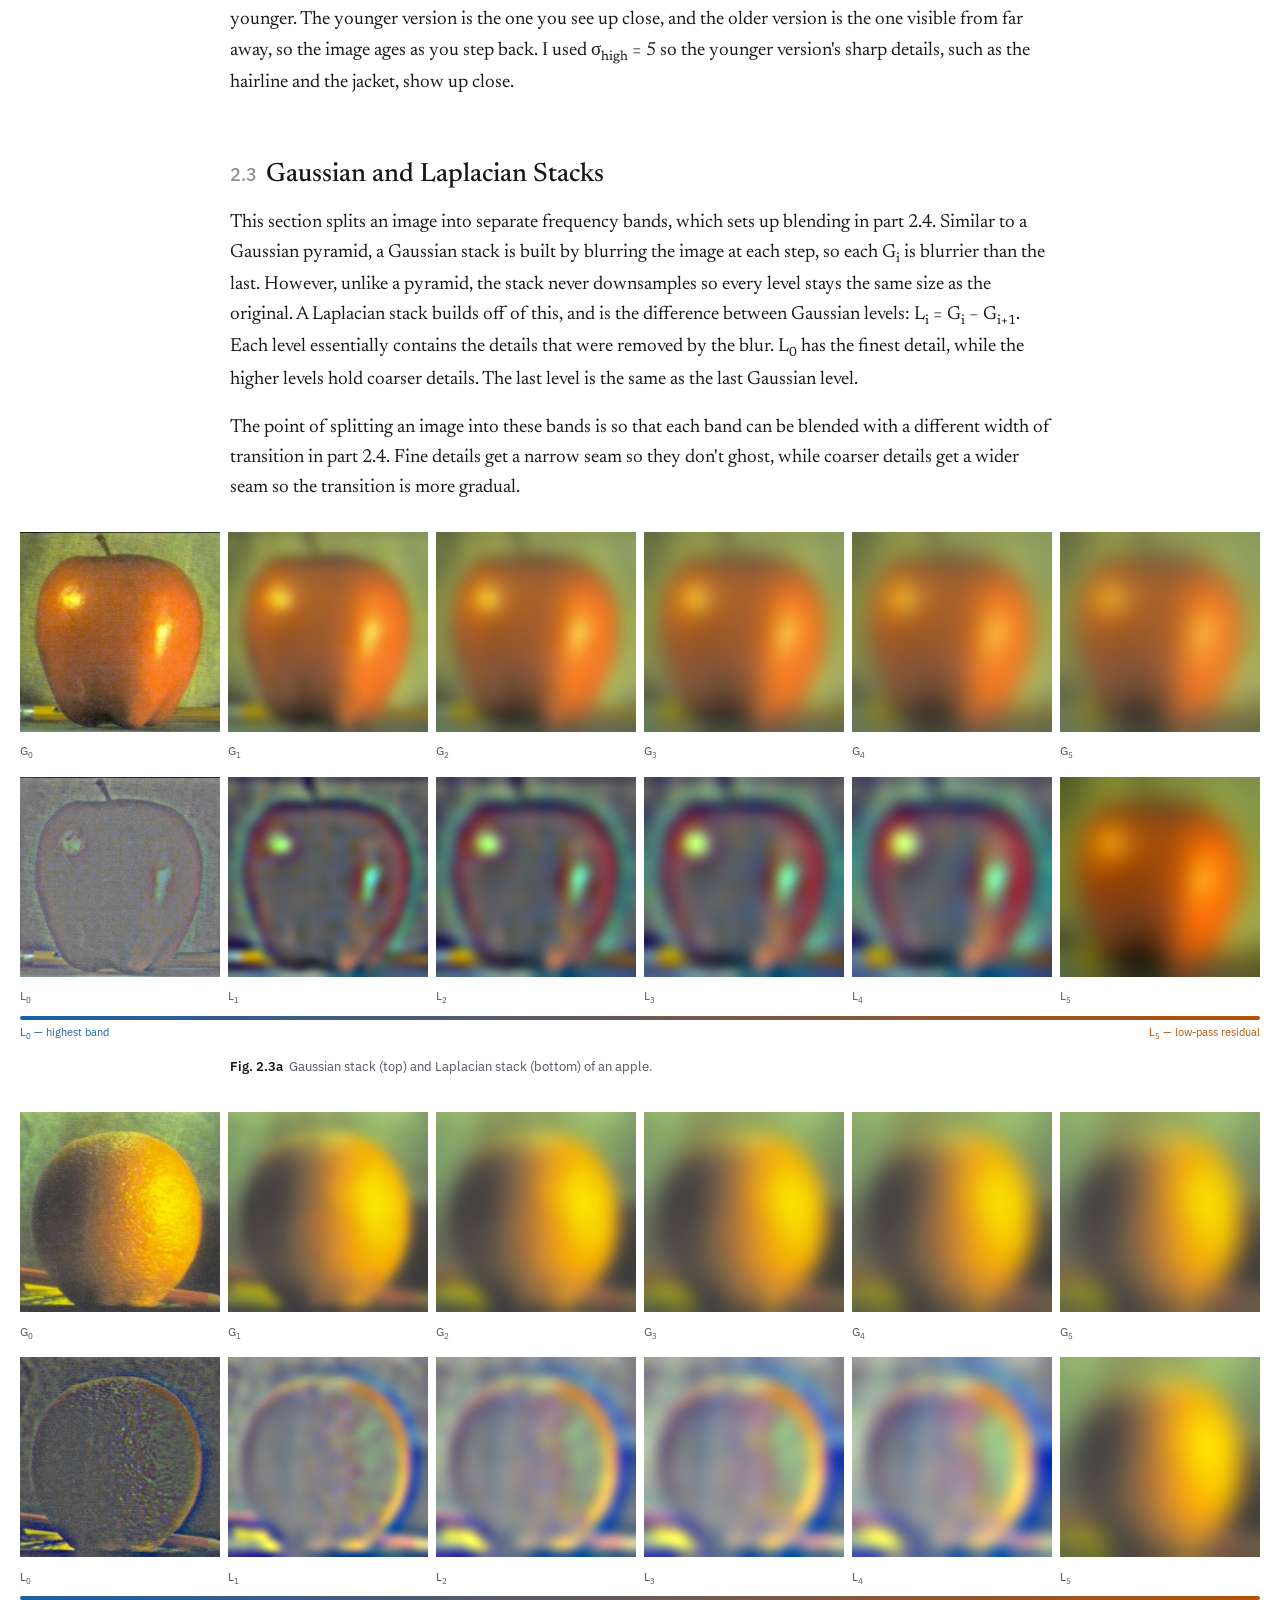
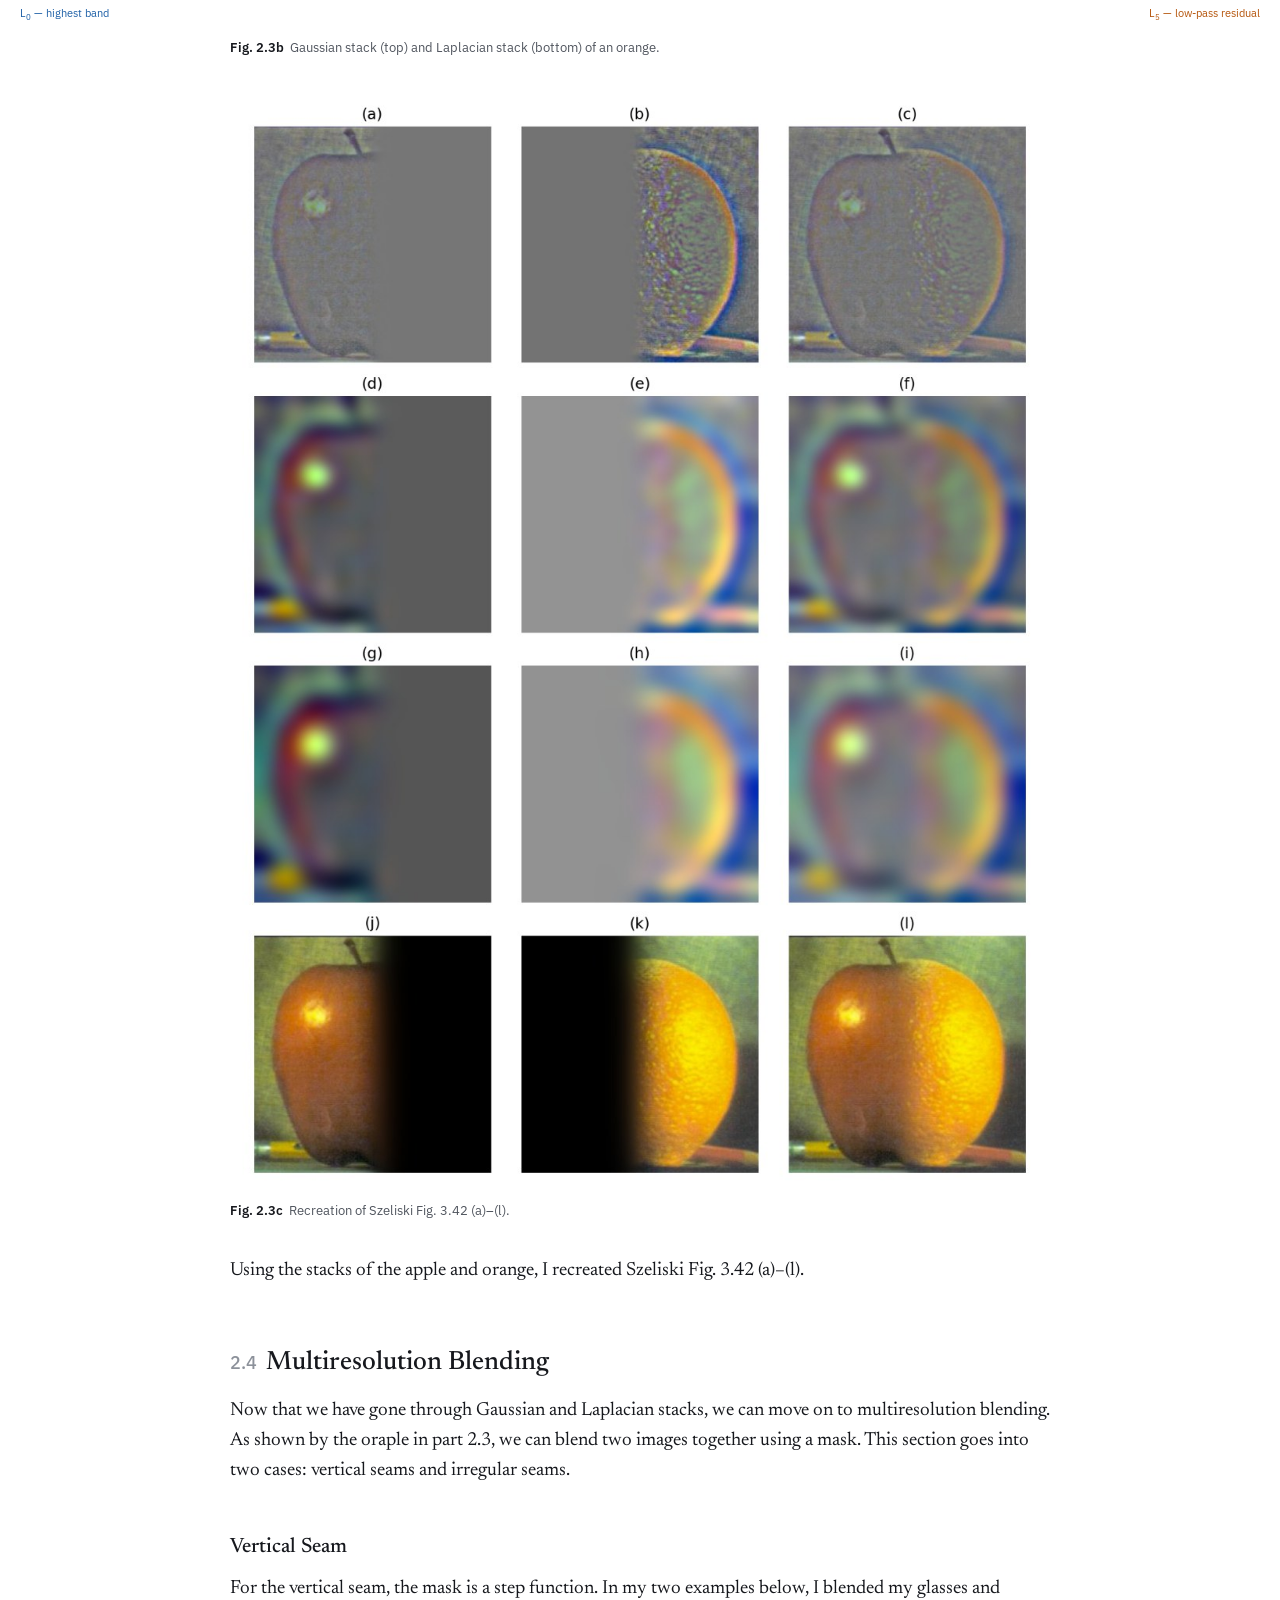
<file: proj2/index.html>
<!DOCTYPE html>
<html lang="en">
<head>
<meta charset="utf-8">
<meta name="viewport" content="width=device-width, initial-scale=1">
<title>Fun with Filters and Frequencies — CS 180 Proj 2</title>
<meta name="description" content="CS 180 Project 2: convolution, edge detection, unsharp masking, hybrid images, and multiresolution blending.">
<link rel="preconnect" href="https://fonts.googleapis.com">
<link rel="preconnect" href="https://fonts.gstatic.com" crossorigin>
<link href="https://fonts.googleapis.com/css2?family=Newsreader:ital,opsz,wght@0,6..72,400;0,6..72,500;1,6..72,400&family=IBM+Plex+Sans:wght@400;500;600&family=IBM+Plex+Mono:wght@400;500&display=swap" rel="stylesheet">
<link rel="icon" href="data:image/svg+xml,<svg xmlns='http://www.w3.org/2000/svg' viewBox='0 0 100 100'><rect width='100' height='100' fill='white'/><path d='M8 70 Q 30 20 50 50 T 92 30' fill='none' stroke='%23B45309' stroke-width='9'/><path d='M8 60 l8 -14 l8 14 l8 -14 l8 14 l8 -14 l8 14 l8 -14 l8 14 l8 -14 l8 14' fill='none' stroke='%231D5FA6' stroke-width='5'/></svg>">

<style>
/* ══════════════════════════════════════════════════════════════════
   Technical-journal layout. Two accent colours carry meaning and are
   used for nothing else:  amber = low frequencies,  blue = high.
   ══════════════════════════════════════════════════════════════════ */
:root {
  --paper:  #FFFFFF;
  --ink:    #16181D;
  --soft:   #50555E;
  --faint:  #8C919A;
  --rule:   #E2E3E6;
  --panel:  #F5F5F3;

  --low:      #B45309;   /* amber — low-pass, blur, Gaussian   */
  --low-tint: #FDF3E7;
  --high:     #1D5FA6;   /* blue  — high-pass, detail, edges   */
  --high-tint:#EAF1FA;

  --todo:    #A21C5B;    /* deliberately neither accent */
  --todo-bg: #FBEFF4;

  --serif: "Newsreader", "Iowan Old Style", Georgia, serif;
  --sans:  "IBM Plex Sans", -apple-system, "Segoe UI", Helvetica, Arial, sans-serif;
  --mono:  "IBM Plex Mono", ui-monospace, "SF Mono", Menlo, monospace;

  --body: 820px;         /* reading column */
  --page: 1240px;        /* figures break out to this (landscape proportions) */
  color-scheme: light;
}

* { box-sizing: border-box; }

body {
  margin: 0;
  background: var(--paper);
  color: var(--ink);
  font-family: var(--serif);
  font-size: 19px;
  line-height: 1.6;
  -webkit-font-smoothing: antialiased;
}

main, .hero, .toc, footer { padding: 0 16px; }

/* Everything sits in the reading column; figures opt out to page width. */
.hero > *, .toc > *, .part-head > *, .sec > *, footer > * {
  max-width: var(--body); margin-left: auto; margin-right: auto;
}
.sec > .fig { max-width: var(--page); }
.sec > .fig.narrow { max-width: var(--body); }

a { color: inherit; text-decoration-color: var(--faint); text-underline-offset: 2px; }
sub { font-size: .7em; }

/* ── hero ─────────────────────────────────────────────────────────── */
.hero { padding-top: clamp(3rem, 9vw, 6rem); padding-bottom: 2.5rem; }
.kicker {
  font-family: var(--sans); font-size: .75rem; font-weight: 500;
  letter-spacing: .12em; text-transform: uppercase; color: var(--soft);
  margin-bottom: 1.25rem;
}
.kicker a { text-decoration: none; }
.kicker a:hover { text-decoration: underline; }
h1 {
  font-weight: 400; font-size: clamp(2.4rem, 7vw, 4rem);
  line-height: 1.04; letter-spacing: -.02em; margin-top: 0; margin-bottom: .6rem;
}
.byline { font-family: var(--sans); font-size: .95rem; color: var(--soft); margin-bottom: 0; }

/* ── contents ─────────────────────────────────────────────────────── */
.toc { font-family: var(--sans); font-size: .82rem; padding-bottom: 1rem; }
.toc ol {
  list-style: none; padding: 0; margin-top: 0; margin-bottom: 0;
  display: flex; flex-wrap: wrap; gap: .3rem 1.4rem;
}
.toc a { text-decoration: none; color: var(--soft); }
.toc a:hover { color: var(--ink); text-decoration: underline; }
.toc b { font-weight: 500; color: var(--ink); margin-right: .3rem; }

/* ── parts + sections ─────────────────────────────────────────────── */
.part-head { padding-top: 4.5rem; padding-bottom: .5rem; }
.part-head .kicker { margin-bottom: .3rem; color: var(--faint); }
.part-title {
  font-weight: 400; font-style: italic; font-size: clamp(1.9rem, 5vw, 2.6rem);
  line-height: 1.1; margin-top: 0; margin-bottom: 0;
  padding-bottom: 1rem; border-bottom: 2px solid var(--ink);
}

.sec { padding-top: 2.75rem; counter-reset: fig; }
h2 { font-weight: 500; font-size: 1.65rem; line-height: 1.2; margin-top: 0; margin-bottom: 1rem; }
h2 .num { font-family: var(--sans); font-weight: 500; font-size: .7em; color: var(--faint); margin-right: .55rem; }
h3, h4 {
  font-family: var(--sans); font-size: .8rem; font-weight: 600;
  letter-spacing: .08em; text-transform: uppercase; color: var(--soft);
  margin-top: 2.25rem; margin-bottom: .75rem;
}
/* a level between h2 and the example labels, e.g. 2.4's seam types */
h3.subhead {
  font-family: var(--serif); font-size: 1.3rem; font-weight: 500;
  letter-spacing: 0; text-transform: none; color: var(--ink);
  margin-top: 2.75rem; margin-bottom: .6rem;
}
p { margin-top: 0; margin-bottom: 1.1rem; }


/* ── frequency tags (inline, in text or params) ───────────────────── */
.tag {
  font-family: var(--mono); font-size: .78em; white-space: nowrap;
  padding: .05em .4em; border-radius: 3px;
}
.tag.low  { color: var(--low);  background: var(--low-tint); }
.tag.high { color: var(--high); background: var(--high-tint); }

/* ── TODO notes — delete each once its content is written ─────────── */
.todo {
  font-family: var(--sans); font-size: .82rem; line-height: 1.5;
  background: var(--todo-bg); border-left: 3px solid var(--todo);
  padding: .6rem .85rem; margin-bottom: 1.1rem;
}
.todo ul { margin: .35rem 0 0; padding-left: 1.1rem; }
.todo::before { content: "TODO"; font-weight: 600; letter-spacing: .06em; color: var(--todo); margin-right: .5rem; }

/* ── figures ──────────────────────────────────────────────────────── */
.fig { margin-top: 1.75rem; margin-bottom: 2.25rem; counter-increment: fig; break-inside: avoid; }
.grid { display: grid; gap: 1rem .75rem; align-items: end; }   /* labels line up when heights differ */
.g2 { grid-template-columns: repeat(2, 1fr); }
.g3 { grid-template-columns: repeat(3, 1fr); }
.g4 { grid-template-columns: repeat(4, 1fr); }
.g5 { grid-template-columns: repeat(5, 1fr); }
.g6 { grid-template-columns: repeat(6, 1fr); gap: .75rem .5rem; }

.cell { margin: 0; min-width: 0; }
.cell img { display: block; width: 100%; height: auto; }
.lbl {
  font-family: var(--sans); font-size: .72rem; color: var(--soft);
  margin-top: .35rem; padding-top: .3rem; border-top: 2px solid transparent;
  line-height: 1.3;
}
.cell.low  .lbl { border-top-color: var(--low);  color: var(--low); }
.cell.high .lbl { border-top-color: var(--high); color: var(--high); }


.fig figcaption {
  max-width: var(--body); margin: .9rem auto 0;
  font-family: var(--sans); font-size: .8rem; line-height: 1.5; color: var(--soft);
}
.fig-no { font-weight: 600; color: var(--ink); margin-right: .4rem; }
.fig-no::after { content: counter(fig, lower-alpha); }
.params {
  display: block; margin-top: .25rem;
  font-family: var(--mono); font-size: .72rem; color: var(--faint);
}

/* Frequency band ruler under Laplacian rows: high → low, left → right */
.band { margin-top: .6rem; font-family: var(--sans); font-size: .68rem; }
.band::before {
  content: ""; display: block; height: 4px; border-radius: 2px; margin-bottom: .3rem;
  background: linear-gradient(90deg, var(--high), var(--low));
  -webkit-print-color-adjust: exact; print-color-adjust: exact;
}
.band { display: flex; justify-content: space-between; flex-wrap: wrap; }
.band::before { flex-basis: 100%; }
.band .hi { color: var(--high); }
.band .lo { color: var(--low); }

/* Pipeline: inputs → filtered → hybrid, image row over spectrum row */
.pipe-wrap { overflow-x: auto; }
.pipe {
  display: grid; min-width: 640px;
  grid-template-columns: 3.2rem 1fr 1fr 1.6rem 1fr 1fr 1.6rem 1fr;
  gap: .6rem .6rem; align-items: start;
}
.pipe-h {
  grid-row: 1; font-family: var(--sans); font-size: .68rem; font-weight: 600;
  letter-spacing: .08em; text-transform: uppercase; color: var(--faint);
  border-bottom: 1px solid var(--rule); padding-bottom: .3rem;
}
.pipe-h.c-in  { grid-column: 2 / 4; }
.pipe-h.c-mid { grid-column: 5 / 7; }
.pipe-h.c-out { grid-column: 8; }
.pipe .rl {
  font-family: var(--sans); font-size: .68rem; color: var(--faint);
  align-self: center; line-height: 1.2;
}
/* Arrows span the header row too, so the only free cell in row 1 is the
   corner — auto-placed cells then start cleanly on row 2. */
.pipe .arrow {
  grid-row: 1 / 4; align-self: center; justify-self: center;
  font-family: var(--sans); font-size: 1.1rem; color: var(--faint);
}
.pipe .arrow.a1 { grid-column: 4; }
.pipe .arrow.a2 { grid-column: 7; }


/* ── code, equations, tables ──────────────────────────────────────── */
.code { margin-bottom: 1.4rem; border: 1px solid var(--rule); border-radius: 4px; break-inside: avoid; }
.code-h {
  font-family: var(--mono); font-size: .7rem; color: var(--soft);
  background: var(--panel); border-bottom: 1px solid var(--rule); padding: .35rem .8rem;
}
.code pre {
  margin: 0; padding: .8rem; overflow-x: auto;
  font-family: var(--mono); font-size: .76rem; line-height: 1.5;
}
code { font-family: var(--mono); font-size: .85em; }
.eq { text-align: center; margin: .2rem auto 1.3rem; }


table { border-collapse: collapse; font-family: var(--sans); font-size: .82rem; margin-bottom: 1.4rem; width: 100%; }
th, td { padding: .45rem .6rem .45rem 0; text-align: left; border-bottom: 1px solid var(--rule); }
thead th { font-weight: 600; font-size: .7rem; letter-spacing: .08em; text-transform: uppercase; color: var(--faint); border-bottom: 1px solid var(--ink); }
td.num, th.num { text-align: right; font-family: var(--mono); }

footer {
  margin-top: 5rem; padding-top: 1.5rem; padding-bottom: 3rem;
  border-top: 1px solid var(--rule);
  font-family: var(--sans); font-size: .78rem; color: var(--faint);
}

/* ── narrow screens ───────────────────────────────────────────────── */
@media (max-width: 640px) {
  body { font-size: 17px; }
  .g3, .g4 { grid-template-columns: repeat(2, 1fr); }
  .g5, .g6 { grid-template-columns: repeat(3, 1fr); }
}

/* ── print / PDF ──────────────────────────────────────────────────── */
/* Landscape letter: 9.9in × 7.3in of content. Margins leave room for
   Chrome's header/footer, which carries the URL. */
@page { size: letter landscape; margin: .6in .55in; }
@media print {
  :root { --body: 7.4in; }   /* text stays readable; figures use the full 9.9in */
  body { font-size: 10.5pt; line-height: 1.45; }
  main, .hero, .toc, footer { padding: 0; }
  .sec > .fig { max-width: none; }
  .sec > .fig.narrow { max-width: 4.6in; }   /* 3:4 figure must fit 7.3in of height */
  a { text-decoration: none; }

  .toc { display: none; }
  .hero { padding-top: 0; padding-bottom: 0; }

  .sec { padding-top: 1.4rem; }
  .part-head { break-before: page; padding-top: 0; }
  #part1 { break-before: auto; padding-top: 1.5rem; }   /* no blank title page */
  h2, h3, h4, .part-head { break-after: avoid; }
  .part-head { break-inside: avoid; }
  .fig, .code, .todo, table { break-inside: avoid; }
  .fig { margin-top: 1rem; margin-bottom: 1.2rem; }

  /* Stacks stay 6-up: at 3-up a stack figure outgrows the page and splits. */
  .pipe-wrap { overflow: visible; }
  .pipe { min-width: 0; }
  .code pre { white-space: pre-wrap; overflow: visible; font-size: 7.5pt; line-height: 1.35; padding: .5rem .8rem; }
  /* 3-up rows at full width are too tall to pair two per page; narrow them. */
  .fig > .g3 { max-width: 8in; margin-left: auto; margin-right: auto; }
  footer { margin-top: 2rem; }

  .tag, .todo, .code-h, .lbl {
    -webkit-print-color-adjust: exact; print-color-adjust: exact;
  }
}
</style>
</head>
<body>

<!-- ═══════════════════════════ HERO ═══════════════════════════ -->

<header class="hero">
  <p class="kicker"><a href="../">CS 180</a> · Fall 2026 · Project 2</p>
  <h1>Fun with Filters and Frequencies</h1>
  <p class="byline">Jeffery Ren</p>
</header>

<nav class="toc" aria-label="Contents">
  <ol>
    <li><a href="#p1-1"><b>1.1</b>Convolution</a></li>
    <li><a href="#p1-2"><b>1.2</b>Finite Differences</a></li>
    <li><a href="#p1-3"><b>1.3</b>Derivative of Gaussian</a></li>
    <li><a href="#p2-1"><b>2.1</b>Sharpening</a></li>
    <li><a href="#p2-2"><b>2.2</b>Hybrid Images</a></li>
    <li><a href="#p2-3"><b>2.3</b>Stacks</a></li>
    <li><a href="#p2-4"><b>2.4</b>Blending</a></li>
    <li><a href="#learned">What I Learned</a></li>
  </ol>
</nav>

<main>

<!-- ═══════════════════════════ PART 1 ═══════════════════════════ -->

<div class="part-head" id="part1">
  <p class="kicker">Part 1</p>
  <p class="part-title">Fun with Filters</p>
</div>

<section class="sec" id="p1-1">
  <h2><span class="num">1.1</span>Convolutions from Scratch</h2>

  <div class="code">
    <div class="code-h">conv.py — zero padding</div>
    <pre><code>def zero_pad(image, kernel_shape):
    kernel_height, kernel_width = kernel_shape

    pad_left = kernel_width // 2
    pad_right = (kernel_width - 1) // 2
    pad_top = kernel_height // 2
    pad_bottom = (kernel_height - 1) // 2

    h, w = image.shape

    padded = np.zeros((h + pad_top + pad_bottom, w + pad_left + pad_right), dtype=image.dtype)
    padded[pad_top:pad_top + h, pad_left:pad_left + w] = image

    return padded</code></pre>
  </div>
  <div class="code">
    <div class="code-h">conv.py — four loops</div>
    <pre><code>def convolve_four_loops(image, kernel):
    kernel_height, kernel_width = kernel.shape
    padded_image = zero_pad(image, kernel.shape)
    output_height = image.shape[0]
    output_width = image.shape[1]
    output = np.zeros((output_height, output_width), dtype=image.dtype)

    convolution = np.flipud(np.fliplr(kernel))

    for i in range(output_height):
        for j in range(output_width):
            region = padded_image[i:i + kernel_height, j:j + kernel_width]
            val = 0
            for y in range(kernel_height):
                for x in range(kernel_width):
                    val += region[y, x] * convolution[y, x]
            output[i, j] = val

    return output</code></pre>
  </div>
  <div class="code">
    <div class="code-h">conv.py — two loops</div>
    <pre><code>def convolve_two_loops(image, kernel):
    kernel_height, kernel_width = kernel.shape
    padded_image = zero_pad(image, kernel.shape)
    output_height = image.shape[0]
    output_width = image.shape[1]
    output = np.zeros((output_height, output_width), dtype=image.dtype)

    convolution = np.flipud(np.fliplr(kernel))

    for i in range(output_height):
        for j in range(output_width):
            region = padded_image[i:i + kernel_height, j:j + kernel_width]
            output[i, j] = np.sum(region * convolution)

    return output</code></pre>
  </div>

  <p>The first code block is the zero padding, which pads the image by half the kernel size on each side, so the output is the same
  size as the input. For even-sized kernels, the extra row or column of
  padding goes on the top or left. The next two code blocks are the convolution implementations. 
  <code>convolve_four_loops</code> and <code>convolve_two_loops</code> do the same thing: 
  they take the kernel, flip it, slide it over the image, and compute the sum of element-wise products for each position.
  The difference is that <code>convolve_four_loops</code> iterates through each pixel in the image and kernel to compute the sum of products,
  whereas <code>convolve_two_loops</code> uses NumPy's vectorized operations to compute the sum of products, which is much faster.
  </p>

  <figure class="fig">
    <div class="grid g4">
      <div class="cell"><img src="media/1_1_me_gray.jpg" alt="Grayscale input" loading="lazy"><div class="lbl">Grayscale input</div></div>
      <div class="cell low"><img src="media/1_1_me_box.jpg" alt="9×9 box filter" loading="lazy"><div class="lbl">9×9 box filter</div></div>
      <div class="cell high"><img src="media/1_1_me_dx.jpg" alt="Dx" loading="lazy"><div class="lbl">D<sub>x</sub></div></div>
      <div class="cell high"><img src="media/1_1_me_dy.jpg" alt="Dy" loading="lazy"><div class="lbl">D<sub>y</sub></div></div>
    </div>
    <figcaption><span class="fig-no">Fig. 1.1</span>My convolution applied to a photo of me.</figcaption>
  </figure>

  <p>Above, I took a selfie and applied a 9×9 box filter. On the boundaries, my zero padding matches <code>convolve2d</code>’s default:
  <code>boundary="fill"</code>, <code>fillvalue=0</code>, and <code>mode="same"</code>. This zero padding darkens the border
  of the box-filtered image, which is visible in the second image as the dark border. This is because pixels near the edge get averaged with black pixels outside it. 
  </p>

  <p>The next two images are the results of convolving with the finite difference operators <code>D<sub>x</sub></code> and <code>D<sub>y</sub></code>.
    The image convolved with <code>D<sub>x</sub></code> shows vertical edges, while the image convolved with <code>D<sub>y</sub></code> shows horizontal edges.

  </p>

  <table>
    <thead><tr><th>Implementation</th><th class="num">Runtime</th></tr></thead>
    <tbody>
      <tr><td>Four loops</td><td class="num">114.9 s</td></tr>
      <tr><td>Two loops</td><td class="num">17.3 s</td></tr>
      <tr><td><code>scipy.signal.convolve2d</code></td><td class="num">0.97 s</td></tr>
    </tbody>
  </table>

  <p>In the images above, I used a lower-resolution copy of the original image. However, for the purpose of showing the efficiency difference between the three convolution implementations, 
    I timed each implementation with the 9×9 box filter on the full-resolution (3088×2316) grayscale photo of myself. 
    From the table above, you can see that vectorizing the inner loops made the two-loop version more than 6× faster than four loops, 
    and <code>convolve2d</code> is another 18× faster than that (about 120× faster than four loops).</p>

</section>

<section class="sec" id="p1-2">
  <h2><span class="num">1.2</span>Finite Difference Operator</h2>

  <figure class="fig">
    <div class="grid g5">
      <div class="cell"><img src="media/1_2_original.jpg" alt="Original cameraman image" loading="lazy"><div class="lbl">Original</div></div>
      <div class="cell high"><img src="media/1_2_dx.jpg" alt="∂I/∂x" loading="lazy"><div class="lbl">∂I/∂x</div></div>
      <div class="cell high"><img src="media/1_2_dy.jpg" alt="∂I/∂y" loading="lazy"><div class="lbl">∂I/∂y</div></div>
      <div class="cell high"><img src="media/1_2_magnitude.jpg" alt="Gradient magnitude" loading="lazy"><div class="lbl">Gradient magnitude</div></div>
      <div class="cell"><img src="media/1_2_edges.png" alt="Edges, t = 0.25" loading="lazy"><div class="lbl">Edges, t = 0.25</div></div>
    </div>
    <figcaption><span class="fig-no">Fig. 1.2</span>Finite differences on the cameraman image.</figcaption>
  </figure>

  <p>The finite difference operators approximate the image's derivatives by subtracting neighboring pixels.
  Convolving the image with <code>D<sub>x</sub> = [1, −1]</code> gives the horizontal derivative, so it shows vertical edges where brightness changes from left to right. 
  Similarly, <code>D<sub>y</sub></code> gives the vertical derivative, so it shows horizontal edges. 
  Then, to get edges in all directions, I combined the two partial derivatives into the gradient magnitude, which is large wherever the intensity changes.</p>

  <p>The last step is to binarize the magnitude with a threshold, meaning pixels above the chosen threshold are marked as edges while everything else is set to zero.
    There is no optimal value for this threshold, so I did a sweep of values from 0.1 to 0.35. From what I observed, a smaller threshold meant more details were kept; 
    you could see the fine lines of the camera, but also the noise such as the grass texture at the bottom of the image. 
    On the other hand, a larger threshold meant less of this noise, but also less detail in general, losing both the fine lines on the camera and details of the background.
    For this demonstration, I selected a threshold of 0.25, which seemed, visually, to be a good balance of both. 
  </p>
</section>

<section class="sec" id="p1-3">
  <h2><span class="num">1.3</span>Derivative of Gaussian (DoG) Filter</h2>

  <figure class="fig">
    <div class="grid g4">
      <div class="cell low"><img src="media/1_3_gaussian.png" alt="Gaussian kernel" loading="lazy"><div class="lbl">Gaussian kernel</div></div>
      <div class="cell low"><img src="media/1_3_blurred.jpg" alt="Blurred image" loading="lazy"><div class="lbl">Blurred image</div></div>
      <div class="cell high"><img src="media/1_3_magnitude.jpg" alt="Gradient magnitude" loading="lazy"><div class="lbl">Gradient magnitude</div></div>
      <div class="cell"><img src="media/1_3_edges.png" alt="Edges, t = 0.08" loading="lazy"><div class="lbl">Edges, t = 0.08</div></div>
    </div>
    <figcaption><span class="fig-no">Fig. 1.3</span>Smoothing before differentiating.</figcaption>
  </figure>

  <p>The derivative of Gaussian (DoG) approach blurs the image with a Gaussian filter before taking the
  finite differences like in part 1.2. The Gaussian filter removes fine, high-frequency details like the grass texture while keeping the larger
  details more or less unchanged. Comparing this to the result from part 1.2, the DoG approach causes the edges to be more robust to noise. 
  This can be seen from the fact that there is no grass/noise in our edges, when there was in part 1.2.
   Similar to part 1.2, we still have to choose a threshold to determine edges.
  I did a sweep of thresholds from 0.05 to 0.15, and visually, a threshold of 0.08 seemed to be a good balance without removing too much detail. 
</p>

<p>Now, since the Gaussian filter and derivatives are both convolutions, we can combine them into a single convolution: the derivative of Gaussian (DoG) filters. 
  The DoG filters are the result of convolving the Gaussian kernel with the finite difference operators <code>D<sub>x</sub></code> and <code>D<sub>y</sub></code>. 
  So, instead of first blurring the image and then taking the derivative, we can achieve it all in one step to get the same result. The result is below.
</p>

  <h3>One convolution with DoG filters</h3>
  <figure class="fig">
    <div class="grid g4">
      <div class="cell high"><img src="media/1_3_dog_x.png" alt="DoGx filter" loading="lazy"><div class="lbl">DoG<sub>x</sub> filter</div></div>
      <div class="cell high"><img src="media/1_3_dog_y.png" alt="DoGy filter" loading="lazy"><div class="lbl">DoG<sub>y</sub> filter</div></div>
      <div class="cell high"><img src="media/1_3_dog_magnitude.jpg" alt="Gradient magnitude" loading="lazy"><div class="lbl">Gradient magnitude</div></div>
      <div class="cell"><img src="media/1_3_dog_edges.png" alt="Edges, t = 0.08" loading="lazy"><div class="lbl">Edges, t = 0.08</div></div>
    </div>
    <figcaption><span class="fig-no">Fig. 1.3</span>Derivative-of-Gaussian filters and their output.</figcaption>
  </figure>

  <p>Indeed, visually, the result from the DoG filters is identical to the result from blurring then differentiating. 
    This is what we expect, as convolution is associative, so (image ∗ G) ∗ D<sub>x</sub> = image ∗ (G ∗ D<sub>x</sub>). 
    The specific implementation of this was to first convolve the 9×9 Gaussian (σ = 1.5) with <code>D<sub>x</sub></code> and <code>D<sub>y</sub></code> in <code>"full"</code> mode, giving 9×10 and 10×9 filters. 
    Then, I convolved the image with these two DoG filters to get the gradient magnitude and edges. The benefit of this is that we only need to convolve the image once per direction instead of twice, and the DoG filters are built once and reused.
    Ultimately this saves time and compute.</p>

</section>

<!-- ═══════════════════════════ PART 2 ═══════════════════════════ -->

<div class="part-head" id="part2">
  <p class="kicker">Part 2</p>
  <p class="part-title">Fun with Frequencies</p>
</div>

<section class="sec" id="p2-1">
  <h2><span class="num">2.1</span>Image “Sharpening”</h2>

  <p>Unsharp masking sharpens an image by boosting its high frequencies, which it gets from a blur. 
    The process is as follows: a Gaussian blur is applied to the image, which keeps the low-frequency content and removes the high-frequency content. 
    Subtracting the blurred image from the original therefore leaves only what the blur removed, which was the
    high-frequency details such as edges and texture. 
    Then, we can add these high-frequency details back to the original image to sharpen the image. 
    The amount of sharpening is controlled by the parameter α.</p>

  <h3>Taj Mahal</h3>
  <figure class="fig">
    <div class="grid g4">
      <div class="cell"><img src="media/2_1_taj_original.jpg" alt="Original" loading="lazy"><div class="lbl">Original</div></div>
      <div class="cell low"><img src="media/2_1_taj_blurred.jpg" alt="Blurred" loading="lazy"><div class="lbl">Blurred</div></div>
      <div class="cell high"><img src="media/2_1_taj_high.jpg" alt="High frequencies" loading="lazy"><div class="lbl">High frequencies</div></div>
      <div class="cell"><img src="media/2_1_taj_sharp_a1.jpg" alt="Sharpened" loading="lazy"><div class="lbl">Sharpened</div></div>
    </div>
    <figcaption><span class="fig-no">Fig. 2.1</span>Steps of unsharp masking.</figcaption>
  </figure>

  <p>All in all, it follows this procedure:</p>

  <p class="eq">sharpened = image + α · (image − image ∗ G)</p>

  <p>Furthermore, since convolution is linear, the three steps can be collapsed into one filter. Writing the image as image ∗ e, where
  e is the unit impulse, the expression rearranges to:</p>

  <p class="eq">sharpened = image ∗ ((1 + α) e − α G)</p>

  <p>The kernel (1 + α) e − α G is the unsharp mask filter.</p>

  <p>Interestingly, unsharp masking doesn't add any new information; rather, it amplifies existing detail. 
  The sharpened image looks sharper because its edges have more contrast. As α increases, noise and texture also get amplified along with the real edges,
  and the sharpened image looks more artificial. This progression can be seen below:</p>

  <figure class="fig">
    <div class="grid g4">
      <div class="cell"><img src="media/2_1_taj_sharp_a0.5.jpg" alt="α = 0.5" loading="lazy"><div class="lbl">α = 0.5</div></div>
      <div class="cell"><img src="media/2_1_taj_sharp_a1.jpg" alt="α = 1" loading="lazy"><div class="lbl">α = 1</div></div>
      <div class="cell"><img src="media/2_1_taj_sharp_a2.jpg" alt="α = 2" loading="lazy"><div class="lbl">α = 2</div></div>
      <div class="cell"><img src="media/2_1_taj_sharp_a5.jpg" alt="α = 5" loading="lazy"><div class="lbl">α = 5</div></div>
    </div>
    <figcaption><span class="fig-no">Fig. 2.1</span>Sharpening the image by various amounts.</figcaption>
  </figure>

  <h3>Image of my choice: Cat</h3>
  <p>For my own image, I chose a blurry photo of a cat. The original image is already blurry, which was my intention.
    I was curious to see if unsharp masking could sharpen the image without making it look too artificial. 
    However, as we can see from the third image (high frequencies), the high-frequency details are weak, 
    and the carpet is picked up a lot. Going through the process, the sharpened result does look sharper, but not by a significant amount.</p>

  <figure class="fig">
    <div class="grid g4">
      <div class="cell"><img src="media/2_1_cat_original.jpg" alt="Original" loading="lazy"><div class="lbl">Original</div></div>
      <div class="cell low"><img src="media/2_1_cat_blurred.jpg" alt="Blurred" loading="lazy"><div class="lbl">Blurred</div></div>
      <div class="cell high"><img src="media/2_1_cat_high.jpg" alt="High frequencies" loading="lazy"><div class="lbl">High frequencies</div></div>
      <div class="cell"><img src="media/2_1_cat_sharp_a1.jpg" alt="Sharpened" loading="lazy"><div class="lbl">Sharpened</div></div>
    </div>
    <figcaption><span class="fig-no">Fig. 2.1</span>Unsharp masking on a blurry photo of a cat.</figcaption>
  </figure>

  <h3>Blur, then re-sharpen</h3>
  <figure class="fig">
    <div class="grid g3">
      <div class="cell"><img src="media/2_1_eval_original.jpg" alt="Sharp original" loading="lazy"><div class="lbl">Sharp original</div></div>
      <div class="cell low"><img src="media/2_1_eval_blurred.jpg" alt="Blurred" loading="lazy"><div class="lbl">Blurred</div></div>
      <div class="cell"><img src="media/2_1_eval_resharpened_a3.jpg" alt="Re-sharpened, α = 3" loading="lazy"><div class="lbl">Re-sharpened, α = 3</div></div>
    </div>
    <figcaption><span class="fig-no">Fig. 2.1</span>Re-sharpening a blurred image.</figcaption>
  </figure>

  <p>To test whether sharpening can recover lost detail, I started from an image of my home, Singapore. 
    I believe this photo is a good test for this task, since it has a lot of fine details. 
    I took this already sharp image and blurred it with a Gaussian filter. Then, I applied the unsharp mask filter to the blurred
  image. With α = 3, shown above, the image definitely recovered some of the details. </p>
  
  <p>To be specific, when the image was resharpened, the edges became sharper, but weren't the same as the original.
    In the resharpened version, the edges look bolder and darker, but the overall quality of the image was not as good as the original. 
    This shows that unsharp masking can recover some lost detail, but it cannot fully restore the original image.
  </p>

</section>

<section class="sec" id="p2-2">
  <h2><span class="num">2.2</span>Hybrid Images</h2>

  <p>In this next section, I create hybrid images, which are images that look like one thing up close and like something else from far away.
    Up close, the high-frequency details dominate what we see, while from a distance our eyes can only pick up the low-frequency details.
   Below is the example of Derek and Nutmeg. First, I aligned the two images, in this case aligning Derek and Nutmeg's eyes. Then, I
  used a Gaussian blur on Derek and a high pass on Nutmeg by subtracting Nutmeg's blurred image from the original. Finally, I added the two results together to get the hybrid image.
  Up close you see Nutmeg's details; the fur and the outline are clear. From further away, Nutmeg fades away and 
  Derek is what you can make out. 
  </p>

  <h3>Hybrid Example #1: Derek + Nutmeg</h3>
  <figure class="fig narrow">
    <div class="grid g2">
      <div class="cell"><img src="media/2_2_derek_original.jpg" alt="Derek" loading="lazy"><div class="lbl">Derek</div></div>
      <div class="cell"><img src="media/2_2_nutmeg_original.jpg" alt="Nutmeg" loading="lazy"><div class="lbl">Nutmeg</div></div>
    </div>
    <figcaption><span class="fig-no">Fig. 2.2</span>Original inputs, before alignment.</figcaption>
  </figure>

  <figure class="fig">
    <div class="pipe-wrap">
      <div class="pipe">
        <div class="pipe-h c-in">Aligned inputs</div>
        <div class="pipe-h c-mid">Filtered</div>
        <div class="pipe-h c-out">Hybrid</div>

        <div class="arrow a1">→</div>
        <div class="arrow a2">→</div>
        <div class="corner"></div>

        <div class="rl">Image</div>
        <div class="cell"><img src="media/2_2_derek_aligned.jpg" alt="Derek" loading="lazy"><div class="lbl">Derek</div></div>
        <div class="cell"><img src="media/2_2_nutmeg_aligned.jpg" alt="Nutmeg" loading="lazy"><div class="lbl">Nutmeg</div></div>
        <div class="cell low"><img src="media/2_2_derek_low.jpg" alt="Low-passed" loading="lazy"><div class="lbl">Low-passed</div></div>
        <div class="cell high"><img src="media/2_2_nutmeg_high.jpg" alt="High-passed" loading="lazy"><div class="lbl">High-passed</div></div>
        <div class="cell"><img src="media/2_2_derek_nutmeg.jpg" alt="Sum" loading="lazy"><div class="lbl">Sum</div></div>

        <div class="rl">log |F|</div>
        <div class="cell"><img src="media/2_2_fft_derek.jpg" alt="Log-magnitude FFT of Derek" loading="lazy"></div>
        <div class="cell"><img src="media/2_2_fft_nutmeg.jpg" alt="Log-magnitude FFT of Nutmeg" loading="lazy"></div>
        <div class="cell low"><img src="media/2_2_fft_derek_low.jpg" alt="Log-magnitude FFT of low-passed Derek" loading="lazy"></div>
        <div class="cell high"><img src="media/2_2_fft_nutmeg_high.jpg" alt="Log-magnitude FFT of high-passed Nutmeg" loading="lazy"></div>
        <div class="cell"><img src="media/2_2_fft_hybrid.jpg" alt="Log-magnitude FFT of the hybrid" loading="lazy"></div>
      </div>
    </div>
    <figcaption><span class="fig-no">Fig. 2.2</span>The full process of aligning, filtering and combining. Each image's log-magnitude
      Fourier transform is beneath it.</figcaption>
  </figure>
  <p>Since Derek is the image you see from far away, I want to keep only his low frequencies. I do this by blurring him with a Gaussian of
  σ<sub>low</sub> = 10. Nutmeg is the image you see up close, so I want to keep only the high frequencies by blurring 
  with a Gaussian of σ<sub>high</sub> = 8 and subtracting that blur from the original, leaving just the fine detail.</p>

  <p> The σ values measure how wide the blur is, in other words how much of the detail gets smoothed away. 
    σ<sub>low</sub> controls how much of Derek is blurred, so a bigger σ<sub>low</sub> means a blurrier Derek. 
    Similarly, σ<sub>high</sub> controls how much of Nutmeg is blurred, but since the blur is what I remove from Nutmeg, a bigger σ<sub>high</sub> removes a wider blur and leaves more of Nutmeg.
    For clarity:
    </p>
  <ul>
    <li><b>Increasing σ<sub>low</sub></b> makes Derek blurrier. He interferes less with the cat up close, but if it gets too
    large he becomes unrecognizable even from far away.</li>
    <li><b>Decreasing σ<sub>low</sub></b> keeps more of Derek's sharp features. He's easier to recognize from far away but also from up close, interfering with Nutmeg.</li>
    <li><b>Increasing σ<sub>high</sub></b> keeps more of Nutmeg. Nutmeg is stronger up close, but may also be present
    even from a distance.</li>
    <li><b>Decreasing σ<sub>high</sub></b> keeps only Nutmeg's finest details. This makes Nutmeg disappear more cleanly, 
      but up close it may be hard to make out the image.</li>
  </ul>

  <p>For my experiment above, I chose σ<sub>low</sub> = 10 and σ<sub>high</sub> = 8, which I found to be a good balance visually. 
    The Fourier transforms also show the effect of the filtering. After filtering, Derek's energy is concentrated in the center, keeping low frequencies, and Nutmeg's center is removed, keeping high frequencies.</p>

  <h3>Hybrid Example #2: LeBron the Goat </h3>
  <figure class="fig">
    <div class="grid g3">
      <div class="cell"><img src="media/2_2_a1.jpg" alt="LeBron, original" loading="lazy"><div class="lbl">LeBron</div></div>
      <div class="cell"><img src="media/2_2_a2.jpg" alt="Goat, original" loading="lazy"><div class="lbl">Goat</div></div>
      <div class="cell"><img src="media/2_2_a_hybrid.jpg" alt="Hybrid of LeBron and the goat" loading="lazy"><div class="lbl">Hybrid</div></div>
    </div>
    <figcaption><span class="fig-no">Fig. 2.2</span>Original photos of LeBron and a goat, and the combined hybrid.</figcaption>
  </figure>

  <p>For this hybrid, LeBron James is the image you see from far away and a goat is the one you see up close. 
  To balance these images, I used σ<sub>high</sub> = 3, so that the goat fades cleanly into LeBron. I also used σ<sub>low</sub> = 6 so that LeBron is still recognizable. 
  </p>

  <h3>Hybrid Example #3: Daniel Craig Across Time</h3>
  <figure class="fig">
    <div class="grid g3">
      <div class="cell"><img src="media/2_2_b2.jpg" alt="Older photo, original" loading="lazy"><div class="lbl">Older</div></div>
      <div class="cell"><img src="media/2_2_b1.jpg" alt="Younger photo, original" loading="lazy"><div class="lbl">Younger</div></div>
      <div class="cell"><img src="media/2_2_b_hybrid.jpg" alt="Hybrid of the older and younger photos" loading="lazy"><div class="lbl">Hybrid</div></div>
    </div>
    <figcaption><span class="fig-no">Fig. 2.2</span>Original photos of Daniel Craig, young and old, and the combined hybrid.</figcaption>
  </figure>

  <p>For this final hybrid, I used Daniel Craig, overlaying a picture of him today and of him when he was younger. 
    The younger version is the one you see up close, and the older version is the one visible from far away, so the image ages as you step back.
    I used σ<sub>high</sub> = 5 so the younger version's sharp details, such as the hairline and the
  jacket, show up close. 
  </p>
</section>

<section class="sec" id="p2-3">
  <h2><span class="num">2.3</span>Gaussian and Laplacian Stacks</h2>

  <p>This section splits an image into separate frequency bands, which sets up blending in part 2.4.
  Similar to a Gaussian pyramid, a Gaussian stack is built by blurring the image at each step, so each
  G<sub>i</sub> is blurrier than the last. However, unlike a pyramid, the stack never downsamples
  so every level stays the same size as the original. A Laplacian stack builds off of this, and is the difference between
  Gaussian levels: L<sub>i</sub> = G<sub>i</sub> − G<sub>i+1</sub>. Each level essentially contains the details that were removed by the blur. 
  L<sub>0</sub> has the finest detail, while the higher levels hold coarser details. The last level is
  the same as the last Gaussian level. </p>

  <p>The point of splitting an image into these bands is so that each band can be blended with a different width of transition in part 2.4.
  Fine details get a narrow seam so they don't ghost, while coarser details get a wider seam so the transition is more gradual. 
  </p>

  <figure class="fig">
    <div class="grid g6">
      <div class="cell"><img src="media/2_3_apple_gaussian_0.jpg" alt="G0" loading="lazy"><div class="lbl">G<sub>0</sub></div></div>
      <div class="cell"><img src="media/2_3_apple_gaussian_1.jpg" alt="G1" loading="lazy"><div class="lbl">G<sub>1</sub></div></div>
      <div class="cell"><img src="media/2_3_apple_gaussian_2.jpg" alt="G2" loading="lazy"><div class="lbl">G<sub>2</sub></div></div>
      <div class="cell"><img src="media/2_3_apple_gaussian_3.jpg" alt="G3" loading="lazy"><div class="lbl">G<sub>3</sub></div></div>
      <div class="cell"><img src="media/2_3_apple_gaussian_4.jpg" alt="G4" loading="lazy"><div class="lbl">G<sub>4</sub></div></div>
      <div class="cell"><img src="media/2_3_apple_gaussian_5.jpg" alt="G5" loading="lazy"><div class="lbl">G<sub>5</sub></div></div>
    </div>
    <div class="grid g6" style="margin-top:1rem">
      <div class="cell"><img src="media/2_3_apple_laplacian_0.jpg" alt="L0" loading="lazy"><div class="lbl">L<sub>0</sub></div></div>
      <div class="cell"><img src="media/2_3_apple_laplacian_1.jpg" alt="L1" loading="lazy"><div class="lbl">L<sub>1</sub></div></div>
      <div class="cell"><img src="media/2_3_apple_laplacian_2.jpg" alt="L2" loading="lazy"><div class="lbl">L<sub>2</sub></div></div>
      <div class="cell"><img src="media/2_3_apple_laplacian_3.jpg" alt="L3" loading="lazy"><div class="lbl">L<sub>3</sub></div></div>
      <div class="cell"><img src="media/2_3_apple_laplacian_4.jpg" alt="L4" loading="lazy"><div class="lbl">L<sub>4</sub></div></div>
      <div class="cell"><img src="media/2_3_apple_laplacian_5.jpg" alt="L5" loading="lazy"><div class="lbl">L<sub>5</sub></div></div>
    </div>
    <div class="band"><span class="hi">L<sub>0</sub> — highest band</span><span class="lo">L<sub>5</sub> — low-pass residual</span></div>
    <figcaption><span class="fig-no">Fig. 2.3</span>Gaussian stack (top) and Laplacian stack (bottom) of an apple.</figcaption>
  </figure>

  <figure class="fig">
    <div class="grid g6">
      <div class="cell"><img src="media/2_3_orange_gaussian_0.jpg" alt="G0" loading="lazy"><div class="lbl">G<sub>0</sub></div></div>
      <div class="cell"><img src="media/2_3_orange_gaussian_1.jpg" alt="G1" loading="lazy"><div class="lbl">G<sub>1</sub></div></div>
      <div class="cell"><img src="media/2_3_orange_gaussian_2.jpg" alt="G2" loading="lazy"><div class="lbl">G<sub>2</sub></div></div>
      <div class="cell"><img src="media/2_3_orange_gaussian_3.jpg" alt="G3" loading="lazy"><div class="lbl">G<sub>3</sub></div></div>
      <div class="cell"><img src="media/2_3_orange_gaussian_4.jpg" alt="G4" loading="lazy"><div class="lbl">G<sub>4</sub></div></div>
      <div class="cell"><img src="media/2_3_orange_gaussian_5.jpg" alt="G5" loading="lazy"><div class="lbl">G<sub>5</sub></div></div>
    </div>
    <div class="grid g6" style="margin-top:1rem">
      <div class="cell"><img src="media/2_3_orange_laplacian_0.jpg" alt="L0" loading="lazy"><div class="lbl">L<sub>0</sub></div></div>
      <div class="cell"><img src="media/2_3_orange_laplacian_1.jpg" alt="L1" loading="lazy"><div class="lbl">L<sub>1</sub></div></div>
      <div class="cell"><img src="media/2_3_orange_laplacian_2.jpg" alt="L2" loading="lazy"><div class="lbl">L<sub>2</sub></div></div>
      <div class="cell"><img src="media/2_3_orange_laplacian_3.jpg" alt="L3" loading="lazy"><div class="lbl">L<sub>3</sub></div></div>
      <div class="cell"><img src="media/2_3_orange_laplacian_4.jpg" alt="L4" loading="lazy"><div class="lbl">L<sub>4</sub></div></div>
      <div class="cell"><img src="media/2_3_orange_laplacian_5.jpg" alt="L5" loading="lazy"><div class="lbl">L<sub>5</sub></div></div>
    </div>
    <div class="band"><span class="hi">L<sub>0</sub> — highest band</span><span class="lo">L<sub>5</sub> — low-pass residual</span></div>
    <figcaption><span class="fig-no">Fig. 2.3</span>Gaussian stack (top) and Laplacian stack (bottom) of an orange.</figcaption>
  </figure>

  <figure class="fig narrow">
    <div class="cell"><img src="media/2_3_figure_3_42.jpg" alt="Recreation of Szeliski Fig. 3.42" loading="lazy"></div>
    <figcaption><span class="fig-no">Fig. 2.3</span>Recreation of Szeliski Fig. 3.42 (a)–(l).</figcaption>
  </figure>

  <p>Using the stacks of the apple and orange, I recreated Szeliski Fig. 3.42 (a)–(l).</p>
</section>

<section class="sec" id="p2-4">
  <h2><span class="num">2.4</span>Multiresolution Blending</h2>
  <p>Now that we have gone through Gaussian and Laplacian stacks, we can move on to multiresolution blending. 
    As shown by the oraple in part 2.3, we can blend two images together using a mask. This section goes into two cases: vertical seams and irregular seams. 

  </p>
  <h3 class="subhead">Vertical Seam</h3>
  <p>For the vertical seam, the mask is a step function. In my two examples below, I blended my glasses and sunglasses, as well as 
    two of my watches. The watches use a larger sigma since the blue and silver dials needed a wider transition.</p>

  <h4>Glasses and Sunglasses</h4>
  <figure class="fig">
    <div class="grid g3">
      <div class="cell"><img src="media/2_4_f_im1.jpg" alt="Clear glasses" loading="lazy"><div class="lbl">Glasses</div></div>
      <div class="cell"><img src="media/2_4_f_im2.jpg" alt="Sunglasses" loading="lazy"><div class="lbl">Sunglasses</div></div>
      <div class="cell"><img src="media/2_4_f_blend.jpg" alt="Blend" loading="lazy"><div class="lbl">Blend</div></div>
    </div>
    <figcaption><span class="fig-no">Fig. 2.4</span>Vertical-seam blend: the left half of my glasses with 
      the right half of my sunglasses.</figcaption>
  </figure>

  <h4>Two Watches</h4>
  <figure class="fig">
    <div class="grid g3">
      <div class="cell"><img src="media/2_4_g_im1.jpg" alt="Tissot watch" loading="lazy"><div class="lbl">Tissot</div></div>
      <div class="cell"><img src="media/2_4_g_im2.jpg" alt="Timex watch" loading="lazy"><div class="lbl">Timex</div></div>
      <div class="cell"><img src="media/2_4_g_blend.jpg" alt="Blend" loading="lazy"><div class="lbl">Blend</div></div>
    </div>
    <figcaption><span class="fig-no">Fig. 2.4</span>Vertical-seam blend: the left half of my Tissot with the
       right half of my Timex.</figcaption>
  </figure>

  <h3 class="subhead">Irregular Seam</h3>
  <p>For the irregular seam examples, the mask follows the shape of the object. I first placed
  the foreground onto the background, then
  drew the mask as a polygon around the part of the foreground to keep. The blending itself is the same as for
  the vertical seam examples. I hope you enjoy my art collection below.</p>

  <h4>Mona Lisa</h4>
  <figure class="fig">
    <div class="grid g4">
      <div class="cell"><img src="media/2_4_c_im1.jpg" alt="Foreground, placed" loading="lazy"><div class="lbl">Foreground, placed</div></div>
      <div class="cell"><img src="media/2_4_c_im2.jpg" alt="Background" loading="lazy"><div class="lbl">Background</div></div>
      <div class="cell low"><img src="media/2_4_c_mask.png" alt="Irregular mask" loading="lazy"><div class="lbl">Irregular mask</div></div>
      <div class="cell"><img src="media/2_4_c_blend.jpg" alt="Blend" loading="lazy"><div class="lbl">Blend</div></div>
    </div>
    <figcaption><span class="fig-no">Fig. 2.4</span>Mona Lisa?</figcaption>
  </figure>

  <h4>The Starry Night</h4>
  <figure class="fig">
    <div class="grid g4">
      <div class="cell"><img src="media/2_4_d_im1.jpg" alt="Foreground, placed" loading="lazy"><div class="lbl">Foreground, placed</div></div>
      <div class="cell"><img src="media/2_4_d_im2.jpg" alt="Background" loading="lazy"><div class="lbl">Background</div></div>
      <div class="cell low"><img src="media/2_4_d_mask.png" alt="Irregular mask" loading="lazy"><div class="lbl">Irregular mask</div></div>
      <div class="cell"><img src="media/2_4_d_blend.jpg" alt="Blend" loading="lazy"><div class="lbl">Blend</div></div>
    </div>
    <figcaption><span class="fig-no">Fig. 2.4</span>Hungry on a <em>Starry Night</em></figcaption>
  </figure>

  <h4>Rick and Morty</h4>
  <figure class="fig">
    <div class="grid g4">
      <div class="cell"><img src="media/2_4_e_im1.jpg" alt="Foreground, placed" loading="lazy"><div class="lbl">Foreground, placed</div></div>
      <div class="cell"><img src="media/2_4_e_im2.jpg" alt="Background" loading="lazy"><div class="lbl">Background</div></div>
      <div class="cell low"><img src="media/2_4_e_mask.png" alt="Irregular mask" loading="lazy"><div class="lbl">Irregular mask</div></div>
      <div class="cell"><img src="media/2_4_e_blend.jpg" alt="Blend" loading="lazy"><div class="lbl">Blend</div></div>
    </div>
    <figcaption><span class="fig-no">Fig. 2.4</span>Rick and Morty <em>and Cam</em> </figcaption>
  </figure>

  <p> Each of the three examples above showcases a different seam. In the first, I blended only my face over the Mona Lisa. I know, you can hardly tell the difference. 
    The second example is a blend of a pizza over <em>The Starry Night</em>. 
    Finally, I used the most irregular seam out of all three, the shape of Cam from <em>Modern Family</em>, and inserted him into the <em>Rick and Morty</em> poster. 
    You can see the full blending process for the Mona Lisa example, my favorite, below. 
  </p>
  <h4>Laplacian stack of the Mona Lisa</h4>
  <figure class="fig narrow">
    <div class="cell"><img src="media/2_4_figure10.jpg" alt="Laplacian stack of the Mona Lisa blend" loading="lazy"></div>
    <figcaption><span class="fig-no">Fig. 2.4</span>Laplacian stack of the Mona Lisa blend and the result.</figcaption>
  </figure>
</section>

<section class="sec" id="learned">
  <h2>What I Learned</h2>
  <p> The most important thing I learned from this project was how to use the Gaussian and Laplacian stacks to create blends of images. 
    We have used image pyramids in previous projects, but this project gave me experience with how we can use these methods to 
    create new works of art. Also, it was interesting to see how the Fourier transform can be used to analyze images and how it relates to the frequency content of an image.
  </p>
</section>

</main>

<footer>
  <p>CS 180 · Fall 2026 · Jeffery Ren · <a href="../">All projects</a></p>
</footer>

</body>
</html>
</file>
<file: proj0/style.css>
/* ══════════════════════════════════════════════════════════════
   CS 180 · Project 0 — "Cyanotype Table"
   A drafting-sheet treatment: blueline grid, registration marks,
   and an orange dimension line on every plate stating where the
   camera stood. Orange is reserved for measurement. Nothing else.
   ══════════════════════════════════════════════════════════════ */

:root {
  --paper:   #EFF3F7;
  --white:   #FFFFFF;
  --ink:     #0C2340;
  --soft:    #3F5670;
  --faint:   #8497AC;
  --blue:    #0E7FA8;
  --blue-dim:#8FC5DC;
  --rule:    #C6D5E2;
  --ray:     #E8590C;

  --grid: rgba(14, 127, 168, .055);
  --grid-step: 24px;

  --disp: "Instrument Serif", "Iowan Old Style", Georgia, serif;
  --body: "Inter Tight", ui-sans-serif, -apple-system, "Segoe UI", Helvetica, Arial, sans-serif;
  --mono: "Space Mono", ui-monospace, "SF Mono", Menlo, Consolas, monospace;

  --maxw: 1180px;
  --gut: clamp(1.15rem, 4vw, 3rem);
  --sheet-gap: clamp(3.4rem, 8vw, 6rem);

  color-scheme: light;
}

* { box-sizing: border-box; }

html {
  scroll-behavior: smooth;
  scroll-padding-top: 5.5rem;
  -webkit-text-size-adjust: 100%;
}

body {
  margin: 0;
  background-color: var(--paper);
  background-image:
    linear-gradient(var(--grid) 1px, transparent 1px),
    linear-gradient(90deg, var(--grid) 1px, transparent 1px);
  background-size: var(--grid-step) var(--grid-step);
  color: var(--ink);
  font-family: var(--body);
  font-size: clamp(16.5px, 1.05vw, 18px);
  line-height: 1.62;
  -webkit-font-smoothing: antialiased;
  text-rendering: optimizeLegibility;
}

.skip {
  position: absolute; left: -9999px; top: 0; z-index: 100;
  background: var(--ink); color: var(--white);
  padding: .7rem 1.1rem; font-family: var(--mono); font-size: .8rem;
}
.skip:focus { left: .5rem; top: .5rem; }

:where(a, button, [tabindex]):focus-visible {
  outline: 2px solid var(--ray);
  outline-offset: 3px;
}

/* ── navigation ─────────────────────────────────────────────── */
.nav {
  position: sticky; top: 0; z-index: 50;
  background: color-mix(in srgb, var(--paper) 90%, transparent);
  backdrop-filter: saturate(1.4) blur(10px);
  -webkit-backdrop-filter: saturate(1.4) blur(10px);
  border-bottom: 1px solid var(--rule);
}
.nav-inner {
  max-width: var(--maxw); margin: 0 auto;
  padding: .78rem var(--gut);
  display: flex; align-items: center; gap: 1.6rem; flex-wrap: wrap;
  font-family: var(--mono); font-size: .68rem;
  letter-spacing: .1em; text-transform: uppercase;
}
.nav-mark { color: var(--blue); margin-right: auto; white-space: nowrap; }
.nav a {
  color: var(--soft); text-decoration: none;
  padding-bottom: 3px; border-bottom: 1px solid transparent;
  transition: color .18s ease, border-color .18s ease;
}
.nav a:hover { color: var(--ray); border-bottom-color: var(--ray); }

/* ── hero ───────────────────────────────────────────────────── */
.hero {
  max-width: var(--maxw); margin: 0 auto;
  padding: clamp(3rem, 8vw, 5.5rem) var(--gut) clamp(2.6rem, 6vw, 4rem);
  display: block;
}
.eyebrow {
  font-family: var(--mono); font-size: .69rem;
  letter-spacing: .17em; text-transform: uppercase;
  color: var(--ray); margin: 0 0 1.15rem;
}
h1 {
  font-family: var(--disp); font-weight: 400;
  font-size: clamp(3rem, 7.2vw, 5.2rem);
  line-height: .95; letter-spacing: -.018em;
  margin: 0 0 1.25rem; max-width: none;
  text-wrap: balance;
}
h1 em { font-style: italic; color: var(--blue); }
.lede {
  font-size: clamp(1.05rem, 1.5vw, 1.22rem);
  color: var(--soft); max-width: 46ch; margin: 0 0 1.7rem;
}
.byline {
  font-family: var(--mono); font-size: .68rem;
  letter-spacing: .07em; text-transform: uppercase; color: var(--faint);
  border-top: 1px solid var(--rule); padding-top: .95rem;
  display: flex; gap: 1.3rem; flex-wrap: wrap; margin: 0;
}
.byline b { color: var(--ink); font-weight: 700; }

/* ── hero byline: a credit field, set the way the sheet sets
      every other field — mono label, then the value ─────────── */
.hero-subtitle {
  margin: .75rem 0 0;
  display: flex;
  flex-direction: column;
  align-items: flex-start;
  gap: .34rem;
}
.hero-subtitle::before {
  content: "";
  width: 4.5rem;
  height: 1px;
  background: var(--blue-dim);
  margin-bottom: 1.05rem;
}
.hero-role {
  font-family: var(--mono);
  font-size: .67rem;
  letter-spacing: .18em;
  text-transform: uppercase;
  color: var(--soft);
}
.hero-name {
  font-family: var(--disp);
  font-style: italic;
  font-weight: 400;
  font-size: clamp(1.55rem, 2.5vw, 2.05rem);
  line-height: 1.05;
  color: var(--ink);
}

/* ── capture record: a drawing-sheet title block ────────────── */
.record {
  border: 1px solid var(--ink);
  background: var(--white);
}
.record-head {
  background: var(--ink); color: var(--white);
  padding: .6rem .9rem;
  font-family: var(--mono); font-size: .64rem;
  letter-spacing: .15em; text-transform: uppercase;
  display: flex; justify-content: space-between; gap: 1rem;
}
.record-head span:last-child { color: var(--blue-dim); }
.record-row { display: flex; border-bottom: 1px solid var(--rule); }
.record-row:last-child { border-bottom: 0; }
.record-cell {
  flex: 1; padding: .62rem .9rem;
  border-right: 1px solid var(--rule); min-width: 0;
}
.record-cell:last-child { border-right: 0; }
.record-cell span {
  display: block;
  font-family: var(--mono); font-size: .6rem;
  letter-spacing: .1em; text-transform: uppercase; color: var(--faint);
}
.record-cell b {
  display: block; margin-top: .18rem;
  font-size: .84rem; font-weight: 600; color: var(--ink);
}
.record-row.is-marked .record-cell:first-child span,
.record-row.is-marked .record-cell:first-child b { color: var(--ray); }

/* ── sheets ─────────────────────────────────────────────────── */
.sheet {
  max-width: var(--maxw); margin: var(--sheet-gap) auto 0;
  padding: clamp(2rem, 4.5vw, 3.2rem) var(--gut) 0;
  border-top: 1px solid var(--rule);
}
.sheet-head {
  display: flex; gap: 1.1rem; align-items: baseline;
  margin-bottom: .85rem; flex-wrap: wrap;
}
.sheet-num {
  font-family: var(--mono); font-size: .63rem;
  letter-spacing: .14em; text-transform: uppercase;
  color: var(--white); background: var(--blue);
  padding: .28rem .6rem; white-space: nowrap;
  position: relative; top: -.18em;
}
h2 {
  font-family: var(--disp); font-weight: 400;
  font-size: clamp(1.9rem, 3.6vw, 2.85rem);
  line-height: 1.06; letter-spacing: -.012em;
  margin: 0; max-width: 31ch;
}

/* ── prose ──────────────────────────────────────────────────── */
.prose { max-width: none; }
.prose p { margin: 0 0 1.05rem; color: var(--soft); }
.prose p:last-child { margin-bottom: 0; }
.prose strong { color: var(--ink); font-weight: 600; }
.prose em { color: var(--ink); font-style: italic; }
.sheet-head + .prose { margin-top: 1.15rem; }
.plates + .prose,
.specs + .prose { margin-top: clamp(2rem, 4vw, 2.8rem); }

/* ── plates ─────────────────────────────────────────────────── */
.plates {
  display: grid; gap: clamp(1.6rem, 3.6vw, 2.6rem);
  margin-top: clamp(2rem, 4.5vw, 3rem);
}
.plates-2 { grid-template-columns: repeat(2, minmax(0, 1fr)); }
.plates-gif { grid-template-columns: minmax(0, 380px) minmax(0, 1fr); align-items: start; }

.plate { margin: 0; }
.plate-tag {
  display: flex; justify-content: space-between; gap: 1rem;
  font-family: var(--mono); font-size: .63rem;
  letter-spacing: .11em; text-transform: uppercase;
  color: var(--faint); margin-bottom: .5rem;
}
.plate-tag .k { color: var(--blue); }
.plate-tag .k-warm { color: var(--ray); }
.plate-tag .id { white-space: nowrap; }

/* registration frame — corner ticks, no box */
.reg { position: relative; padding: 14px; }
.reg img {
  display: block; width: 100%; height: auto;
  background: var(--white);
}
.ck {
  position: absolute; width: 13px; height: 13px;
  border: 1.2px solid var(--blue);
}
.ck1 { top: 0; left: 0;  border-right: 0; border-bottom: 0; }
.ck2 { top: 0; right: 0; border-left: 0;  border-bottom: 0; }
.ck3 { bottom: 0; left: 0;  border-right: 0; border-top: 0; }
.ck4 { bottom: 0; right: 0; border-left: 0;  border-top: 0; }

/* the signature: an orange dimension line stating camera distance */
.dimline {
  display: flex; align-items: center; gap: .65rem;
  margin: .7rem 0 .75rem;
  font-family: var(--mono); font-size: .62rem;
  letter-spacing: .1em; text-transform: uppercase;
  color: var(--blue);
}
.dimline .ln {
  flex: 1; height: 1px; background: currentColor; position: relative;
}
.dimline .ln::before,
.dimline .ln::after {
  content: ""; position: absolute; top: -4px;
  width: 1px; height: 9px; background: currentColor;
}
.dimline .ln::before { left: 0; }
.dimline .ln::after  { right: 0; }
.dim-warm { color: var(--ray); }
.dim-near .ln { flex: 0 1 14%; }
.dim-half .ln { flex: 0 1 50%; }
.dim-wide { margin-top: 1rem; }

.plate figcaption,
figcaption {
  font-size: .82rem; line-height: 1.5;
  color: var(--faint); margin: 0;
}
.plates-gif .prose-tight { max-width: 62ch; padding-top: .2rem; }

/* ── filmstrip ──────────────────────────────────────────────── */
.strip-head {
  display: flex; justify-content: space-between; gap: 1rem;
  font-family: var(--mono); font-size: .63rem;
  letter-spacing: .12em; text-transform: uppercase;
  color: var(--faint);
  margin: clamp(2.4rem, 5vw, 3.2rem) 0 .6rem;
  padding-bottom: .5rem; border-bottom: 1px solid var(--rule);
}
.strip-head span:last-child { color: var(--blue); }
.strip {
  display: grid; grid-template-columns: repeat(9, minmax(0, 1fr));
  gap: .45rem;
}
.strip figure { margin: 0; position: relative; }
.strip img {
  display: block; width: 100%; height: auto; background: var(--white);
  border: 1px solid var(--rule);
}
.strip .n {
  position: absolute; top: .3rem; left: .3rem;
  font-family: var(--mono); font-size: .55rem; letter-spacing: .06em;
  color: var(--white); background: rgba(12, 35, 64, .72);
  padding: .06rem .26rem;
}
.strip-note {
  font-size: .82rem; color: var(--faint);
  margin: .2rem 0 0; max-width: 62ch;
}

/* ── finding (the takeaway) ─────────────────────────────────── */
.finding {
  margin: clamp(2.4rem, 5vw, 3.2rem) 0 0;
  padding: 1.35rem 0 0;
  border-top: 1px solid var(--ink);
  font-family: var(--disp); font-weight: 400;
  font-size: clamp(1.3rem, 2.4vw, 1.72rem);
  line-height: 1.32; letter-spacing: -.008em;
  color: var(--ink); max-width: 44ch;
}
.finding::before {
  content: "Finding"; display: block;
  font-family: var(--mono); font-size: .62rem; font-weight: 400;
  letter-spacing: .18em; text-transform: uppercase;
  color: var(--ray); margin-bottom: .6rem;
}

/* ── specs table ────────────────────────────────────────────── */
.specs {
  width: 100%; border-collapse: collapse;
  margin-top: clamp(1.6rem, 3.5vw, 2.2rem);
  font-size: .84rem;
  background: var(--white);
  border: 1px solid var(--rule);
}
.specs th, .specs td {
  text-align: left; padding: .62rem .9rem;
  border-bottom: 1px solid var(--rule);
  border-right: 1px solid var(--rule);
}
.specs th:last-child, .specs td:last-child { border-right: 0; }
.specs tbody tr:last-child td { border-bottom: 0; }
.specs th {
  font-family: var(--mono); font-weight: 400; font-size: .6rem;
  letter-spacing: .13em; text-transform: uppercase;
  color: var(--white); background: var(--ink);
  border-bottom-color: var(--ink);
}
.specs td { color: var(--soft); }
.specs td:first-child { color: var(--ink); font-weight: 500; }
.specs .mono { font-family: var(--mono); font-size: .93em; }

/* ── footer ─────────────────────────────────────────────────── */
.foot {
  border-top: 1px solid var(--rule);
  margin-top: var(--sheet-gap);
}
.foot-inner {
  max-width: var(--maxw); margin: 0 auto;
  padding: 1.6rem var(--gut) 3rem;
  display: flex; justify-content: space-between; gap: 1rem; flex-wrap: wrap;
  font-family: var(--mono); font-size: .65rem;
  letter-spacing: .1em; text-transform: uppercase; color: var(--faint);
}
.foot-links { display: flex; gap: 1.3rem; }
.foot a {
  color: var(--soft); text-decoration: none;
  border-bottom: 1px solid var(--rule);
  transition: color .18s ease, border-color .18s ease;
}
.foot a:hover { color: var(--ray); border-bottom-color: var(--ray); }

/* ── reveal: the drawing gets annotated as you reach it ─────── */
.to-draw { opacity: 0; transform: translateY(9px); }
.to-draw.is-drawn {
  opacity: 1; transform: none;
  transition: opacity .55s ease, transform .55s cubic-bezier(.2, .7, .3, 1);
}
.dimline.to-draw .ln { transform: scaleX(0); transform-origin: left center; }
.dimline.to-draw.is-drawn .ln {
  transform: scaleX(1);
  transition: transform .7s cubic-bezier(.25, .8, .3, 1) .12s;
}
.is-static .to-draw { opacity: 1; transform: none; }
.is-static .dimline.to-draw .ln { transform: none; }

/* ── responsive ─────────────────────────────────────────────── */
@media (max-width: 940px) {
  .plates-gif { grid-template-columns: 1fr; }
  .plates-gif .plate { max-width: 380px; }
}

@media (max-width: 720px) {
  .prose { max-width: 460px; }
  .plates-2 { grid-template-columns: 1fr; }
  .plates-2 .plate { max-width: 460px; }
  .strip { grid-template-columns: repeat(3, minmax(0, 1fr)); gap: .5rem; }
  .record-row { flex-wrap: wrap; }
  .record-cell { flex: 1 1 33%; }
  .nav-mark { width: 100%; margin-bottom: .35rem; }
  .nav-inner { gap: 1.15rem; }
  .byline { gap: .25rem; flex-direction: column; }
  .foot-inner { flex-direction: column; }
  .reg { padding: 11px; }
  .ck { width: 11px; height: 11px; }
}

@media (max-width: 460px) {
  .specs { display: block; overflow-x: auto; white-space: nowrap; }
}

@media (prefers-reduced-motion: reduce) {
  html { scroll-behavior: auto; }
  *, *::before, *::after {
    transition: none !important;
    animation: none !important;
  }
}

/* ── print: it is a drawing set, so let it behave like one ──── */
@media print {
  body { background: #fff; font-size: 10.5pt; }
  .nav, .skip, .foot-links { display: none; }
  .sheet { break-before: page; border-top: 0; margin-top: 0; }
  .plate, .finding, .specs, .strip { break-inside: avoid; }
  .to-draw { opacity: 1 !important; transform: none !important; }
  .dimline.to-draw .ln { transform: none !important; }
}
</file>
